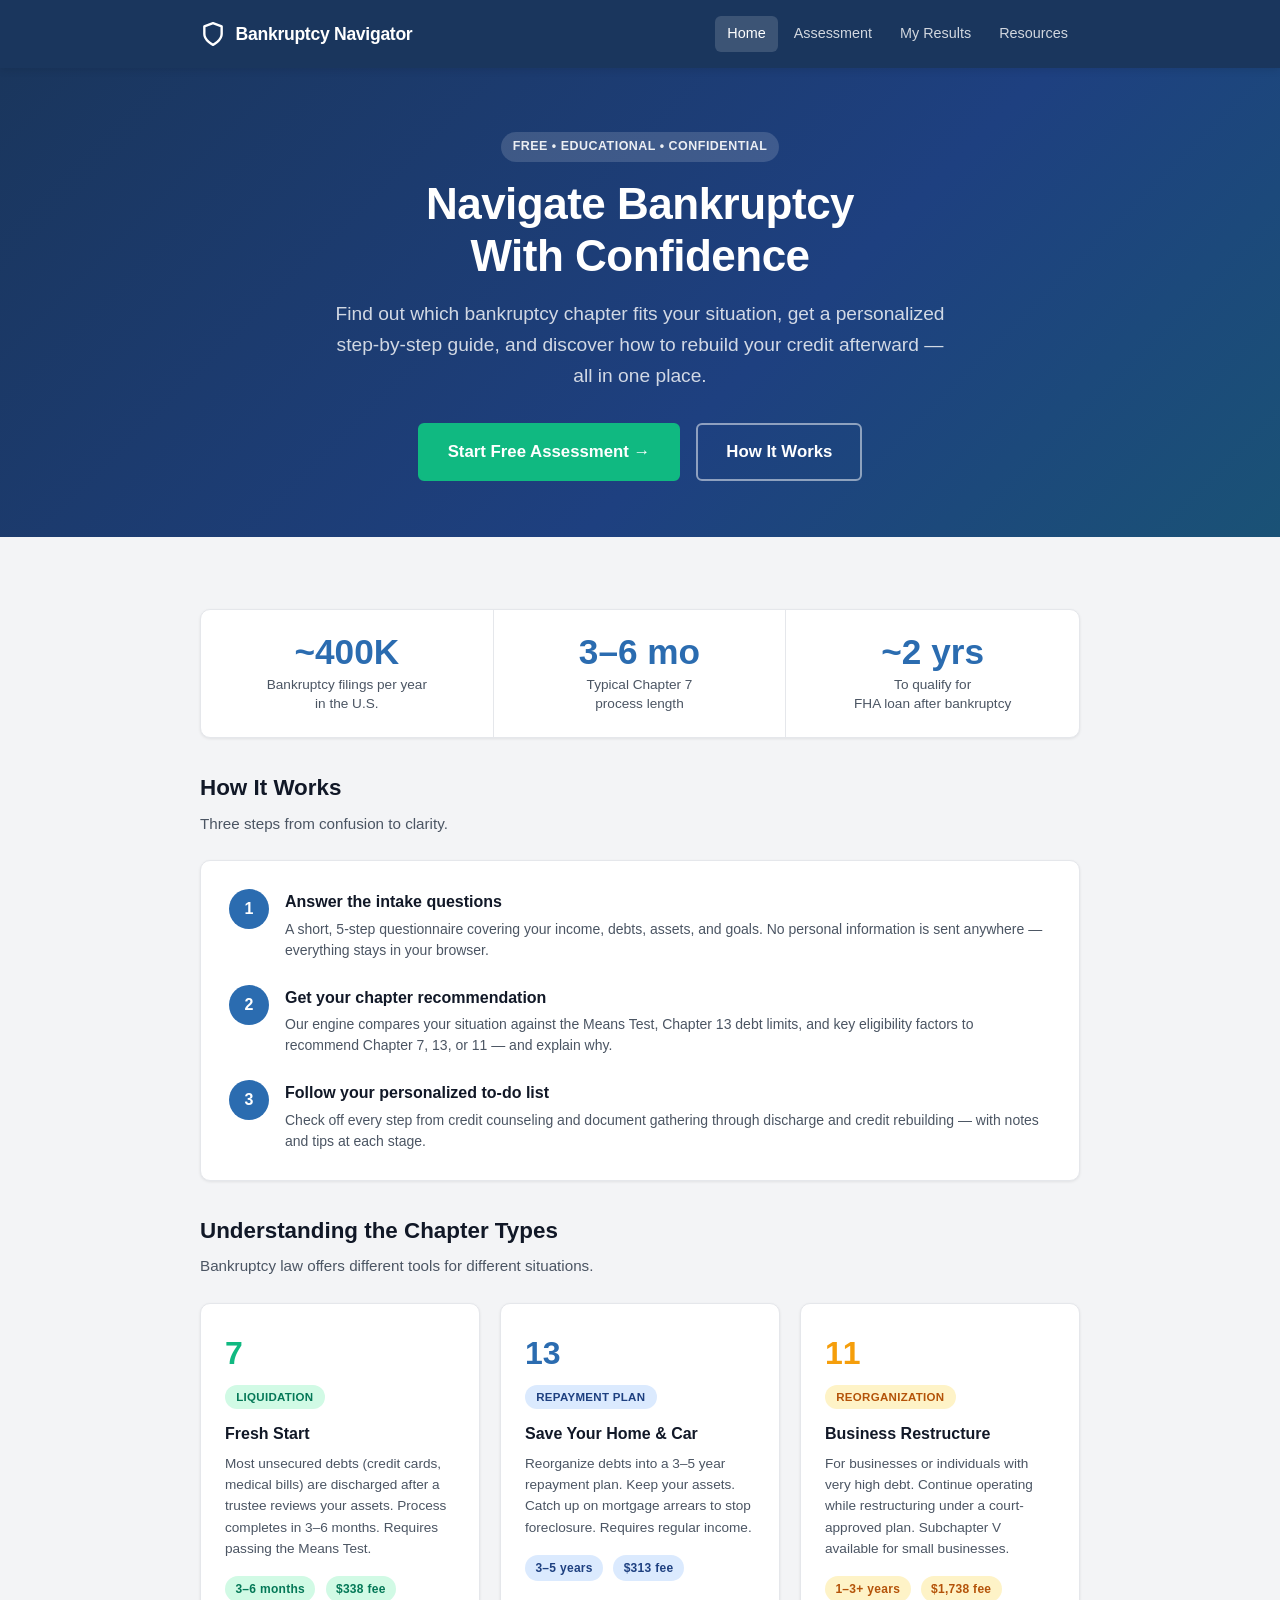
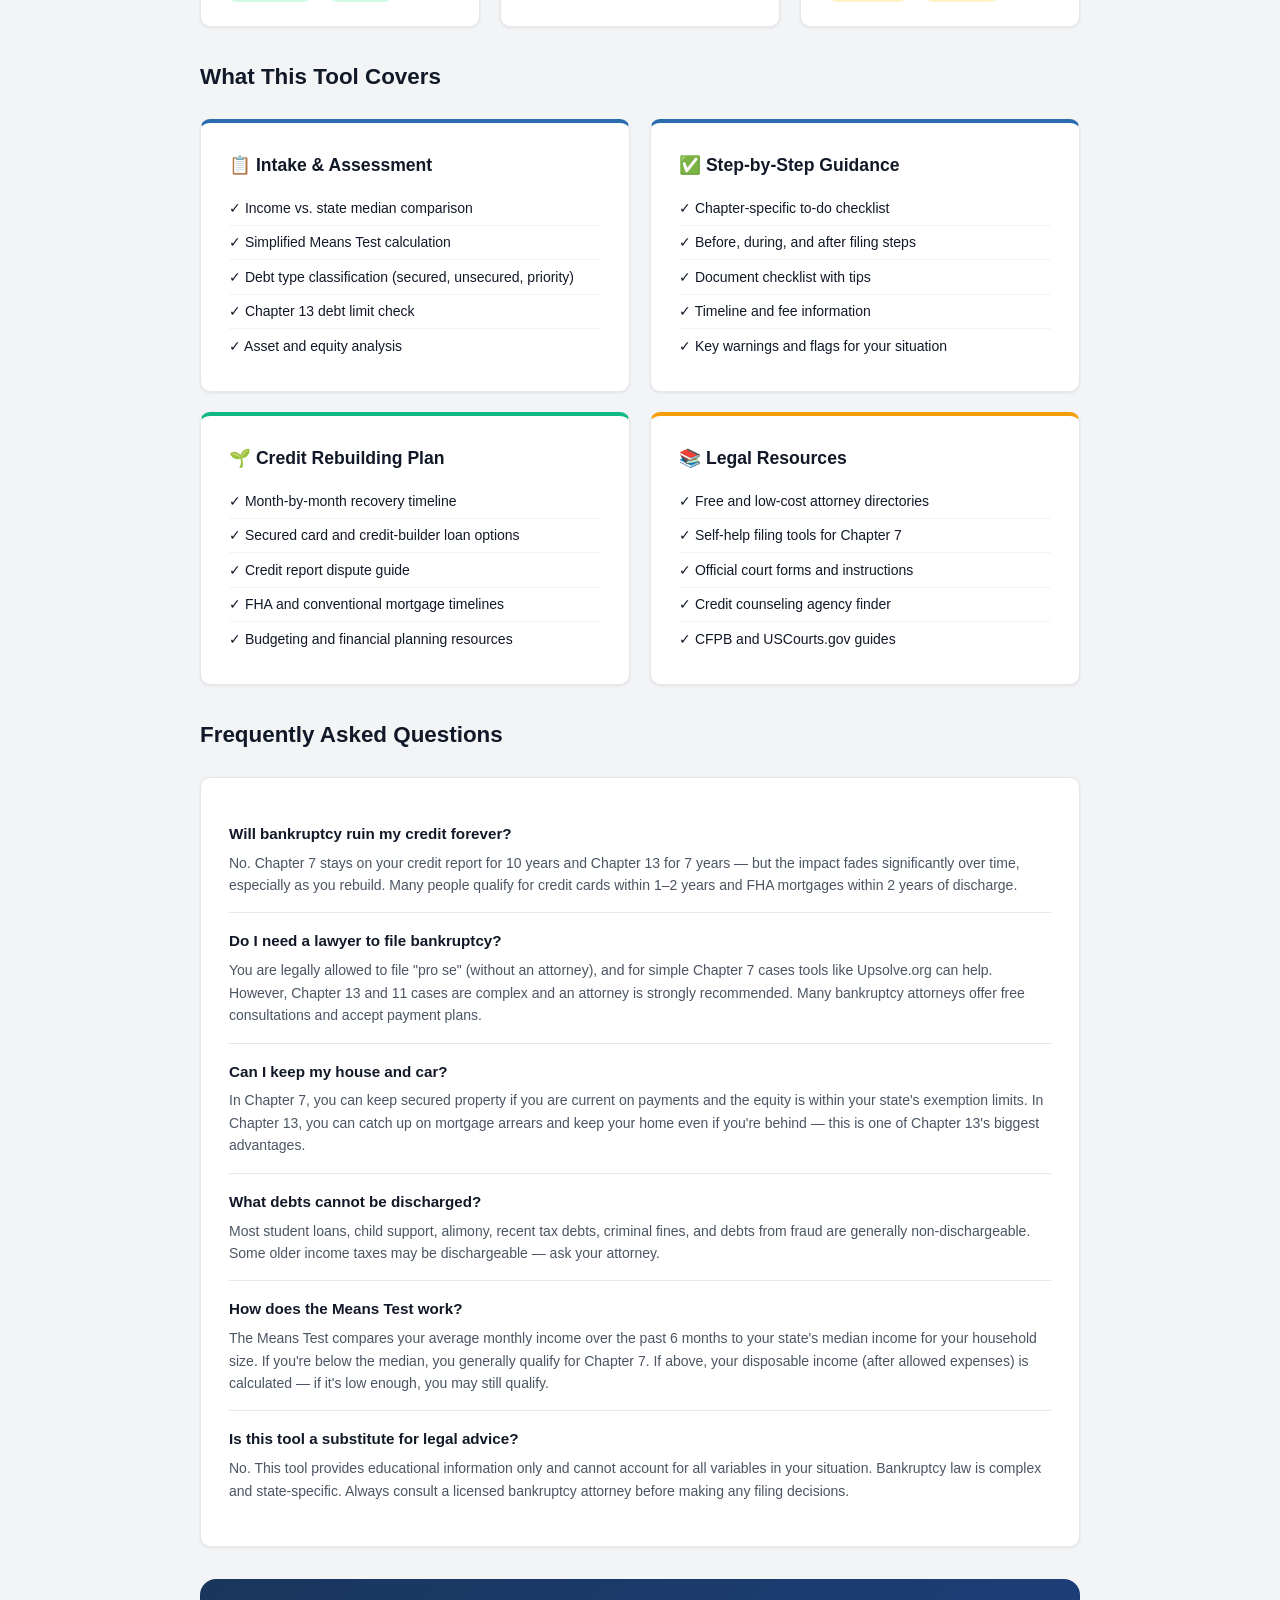
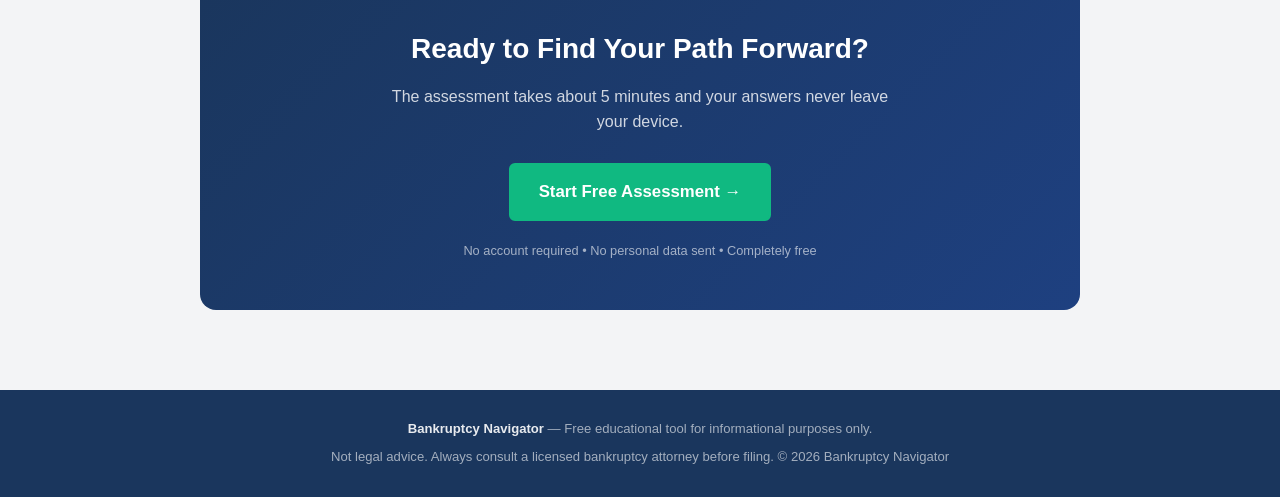
<file: docs/index.html>
<!DOCTYPE html>
<html lang="en">
<head>
  <meta charset="UTF-8" />
  <meta name="viewport" content="width=device-width, initial-scale=1.0" />
  <title>Bankruptcy Navigator – Free Guidance &amp; Chapter Finder</title>
  <meta name="description" content="Free tool to help you understand bankruptcy, find the right chapter for your situation, and navigate every step of the process." />
  <link rel="stylesheet" href="css/styles.css" />
  <style>
    /* ── Landing-specific styles ── */
    .how-step {
      display: flex;
      gap: 1rem;
      align-items: flex-start;
    }
    .how-step-num {
      width: 2.5rem;
      height: 2.5rem;
      border-radius: 50%;
      background: var(--blue-700);
      color: #fff;
      font-weight: 800;
      font-size: 1rem;
      display: flex;
      align-items: center;
      justify-content: center;
      flex-shrink: 0;
    }
    .how-step-body h3 { font-size: 1rem; font-weight: 700; margin-bottom: .25rem; }
    .how-step-body p  { font-size: .875rem; color: var(--gray-600); line-height: 1.5; }

    .chapter-card {
      border-radius: var(--radius);
      padding: 1.5rem;
      background: #fff;
      border: 1px solid var(--gray-200);
      box-shadow: var(--shadow-sm);
      transition: box-shadow .2s, transform .2s;
    }
    .chapter-card:hover { box-shadow: var(--shadow-md); transform: translateY(-2px); }
    .chapter-card .chapter-num {
      font-size: 2rem;
      font-weight: 900;
      margin-bottom: 0.25rem;
    }
    .chapter-card h3 { font-size: 1rem; font-weight: 700; margin-bottom: .4rem; }
    .chapter-card p  { font-size: .85rem; color: var(--gray-600); line-height: 1.55; }
    .chapter-card .chapter-pill {
      display: inline-block;
      padding: .2rem .7rem;
      border-radius: 99px;
      font-size: .72rem;
      font-weight: 700;
      text-transform: uppercase;
      letter-spacing: .3px;
      margin-bottom: .75rem;
    }

    .stat-box {
      text-align: center;
      padding: 1.5rem 1rem;
    }
    .stat-num {
      font-size: 2.2rem;
      font-weight: 900;
      color: var(--blue-700);
      line-height: 1;
      margin-bottom: .35rem;
    }
    .stat-label {
      font-size: .85rem;
      color: var(--gray-600);
      line-height: 1.4;
    }

    .faq-item {
      border-bottom: 1px solid var(--gray-200);
      padding: 1rem 0;
    }
    .faq-item:last-child { border-bottom: none; }
    .faq-q {
      font-weight: 700;
      font-size: .95rem;
      color: var(--gray-900);
      margin-bottom: .35rem;
    }
    .faq-a {
      font-size: .875rem;
      color: var(--gray-600);
      line-height: 1.6;
    }

    .cta-section {
      background: linear-gradient(135deg, var(--blue-900), #1e4080);
      border-radius: var(--radius-lg);
      padding: 3rem 2rem;
      text-align: center;
      color: #fff;
    }
    .cta-section h2 { font-size: 1.75rem; font-weight: 800; margin-bottom: .75rem; }
    .cta-section p  { color: rgba(255,255,255,.8); margin-bottom: 1.75rem; max-width: 500px; margin-left: auto; margin-right: auto; }
  </style>
</head>
<body>

<!-- ── Header ─────────────────────────────────────────────── -->
<header class="site-header">
  <div class="container">
    <a href="index.html" class="site-logo">
      <svg width="26" height="26" viewBox="0 0 24 24" fill="none" stroke="currentColor" stroke-width="2.2" stroke-linecap="round" stroke-linejoin="round"><path d="M12 22s8-4 8-10V5l-8-3-8 3v7c0 6 8 10 8 10z"/></svg>
      Bankruptcy Navigator
    </a>
    <nav class="site-nav" aria-label="Main navigation">
      <a href="index.html" class="active">Home</a>
      <a href="assessment.html">Assessment</a>
      <a href="results.html">My Results</a>
      <a href="resources.html">Resources</a>
    </nav>
  </div>
</header>

<!-- ── Hero ───────────────────────────────────────────────── -->
<section class="hero">
  <div class="container">
    <div class="hero-badge">Free &bull; Educational &bull; Confidential</div>
    <h1>Navigate Bankruptcy<br>With Confidence</h1>
    <p>
      Find out which bankruptcy chapter fits your situation, get a personalized
      step-by-step guide, and discover how to rebuild your credit afterward —
      all in one place.
    </p>
    <div class="hero-cta">
      <a href="assessment.html" class="btn btn-success btn-lg">
        Start Free Assessment →
      </a>
      <a href="#how-it-works" class="btn btn-outline btn-lg" style="color:#fff;border-color:rgba(255,255,255,.5)">
        How It Works
      </a>
    </div>
  </div>
</section>

<main>
<div class="container">

  <!-- ── Stats bar ──────────────────────────────────────────── -->
  <div class="card mt-4" style="padding:0">
    <div class="grid-3" style="gap:0">
      <div class="stat-box" style="border-right:1px solid var(--gray-200)">
        <div class="stat-num">~400K</div>
        <div class="stat-label">Bankruptcy filings per year<br>in the U.S.</div>
      </div>
      <div class="stat-box" style="border-right:1px solid var(--gray-200)">
        <div class="stat-num">3–6 mo</div>
        <div class="stat-label">Typical Chapter 7<br>process length</div>
      </div>
      <div class="stat-box">
        <div class="stat-num">~2 yrs</div>
        <div class="stat-label">To qualify for<br>FHA loan after bankruptcy</div>
      </div>
    </div>
  </div>

  <!-- ── How it works ───────────────────────────────────────── -->
  <div class="section-header mt-4" id="how-it-works">
    <h2>How It Works</h2>
    <p>Three steps from confusion to clarity.</p>
  </div>

  <div class="card">
    <div style="display:flex;flex-direction:column;gap:1.5rem">
      <div class="how-step">
        <div class="how-step-num">1</div>
        <div class="how-step-body">
          <h3>Answer the intake questions</h3>
          <p>A short, 5-step questionnaire covering your income, debts, assets, and goals.
             No personal information is sent anywhere — everything stays in your browser.</p>
        </div>
      </div>
      <div class="how-step">
        <div class="how-step-num">2</div>
        <div class="how-step-body">
          <h3>Get your chapter recommendation</h3>
          <p>Our engine compares your situation against the Means Test, Chapter 13 debt limits, and key
             eligibility factors to recommend Chapter 7, 13, or 11 — and explain why.</p>
        </div>
      </div>
      <div class="how-step">
        <div class="how-step-num">3</div>
        <div class="how-step-body">
          <h3>Follow your personalized to-do list</h3>
          <p>Check off every step from credit counseling and document gathering through discharge
             and credit rebuilding — with notes and tips at each stage.</p>
        </div>
      </div>
    </div>
  </div>

  <!-- ── Chapter overview ───────────────────────────────────── -->
  <div class="section-header mt-4">
    <h2>Understanding the Chapter Types</h2>
    <p>Bankruptcy law offers different tools for different situations.</p>
  </div>

  <div class="grid-3">
    <div class="chapter-card">
      <div class="chapter-num" style="color:var(--green-500)">7</div>
      <span class="chapter-pill" style="background:var(--green-100);color:var(--green-700)">Liquidation</span>
      <h3>Fresh Start</h3>
      <p>Most unsecured debts (credit cards, medical bills) are discharged after a trustee reviews your assets.
         Process completes in 3–6 months. Requires passing the Means Test.</p>
      <div class="mt-2">
        <span class="badge badge-green">3–6 months</span>
        <span class="badge badge-green" style="margin-left:.35rem">$338 fee</span>
      </div>
    </div>

    <div class="chapter-card">
      <div class="chapter-num" style="color:var(--blue-700)">13</div>
      <span class="chapter-pill" style="background:var(--blue-100);color:var(--blue-800)">Repayment Plan</span>
      <h3>Save Your Home &amp; Car</h3>
      <p>Reorganize debts into a 3–5 year repayment plan. Keep your assets. Catch up on mortgage
         arrears to stop foreclosure. Requires regular income.</p>
      <div class="mt-2">
        <span class="badge badge-blue">3–5 years</span>
        <span class="badge badge-blue" style="margin-left:.35rem">$313 fee</span>
      </div>
    </div>

    <div class="chapter-card">
      <div class="chapter-num" style="color:var(--amber-500)">11</div>
      <span class="chapter-pill" style="background:var(--amber-100);color:var(--amber-700)">Reorganization</span>
      <h3>Business Restructure</h3>
      <p>For businesses or individuals with very high debt. Continue operating while restructuring
         under a court-approved plan. Subchapter V available for small businesses.</p>
      <div class="mt-2">
        <span class="badge badge-amber">1–3+ years</span>
        <span class="badge badge-amber" style="margin-left:.35rem">$1,738 fee</span>
      </div>
    </div>
  </div>

  <!-- ── What's covered ─────────────────────────────────────── -->
  <div class="section-header mt-4">
    <h2>What This Tool Covers</h2>
  </div>

  <div class="grid-2">
    <div class="card card--accent">
      <div class="card-title">📋 Intake &amp; Assessment</div>
      <ul style="list-style:none;margin-top:.75rem">
        <li style="padding:.35rem 0;font-size:.875rem;border-bottom:1px solid var(--gray-100)">✓ Income vs. state median comparison</li>
        <li style="padding:.35rem 0;font-size:.875rem;border-bottom:1px solid var(--gray-100)">✓ Simplified Means Test calculation</li>
        <li style="padding:.35rem 0;font-size:.875rem;border-bottom:1px solid var(--gray-100)">✓ Debt type classification (secured, unsecured, priority)</li>
        <li style="padding:.35rem 0;font-size:.875rem;border-bottom:1px solid var(--gray-100)">✓ Chapter 13 debt limit check</li>
        <li style="padding:.35rem 0;font-size:.875rem">✓ Asset and equity analysis</li>
      </ul>
    </div>

    <div class="card card--accent">
      <div class="card-title">✅ Step-by-Step Guidance</div>
      <ul style="list-style:none;margin-top:.75rem">
        <li style="padding:.35rem 0;font-size:.875rem;border-bottom:1px solid var(--gray-100)">✓ Chapter-specific to-do checklist</li>
        <li style="padding:.35rem 0;font-size:.875rem;border-bottom:1px solid var(--gray-100)">✓ Before, during, and after filing steps</li>
        <li style="padding:.35rem 0;font-size:.875rem;border-bottom:1px solid var(--gray-100)">✓ Document checklist with tips</li>
        <li style="padding:.35rem 0;font-size:.875rem;border-bottom:1px solid var(--gray-100)">✓ Timeline and fee information</li>
        <li style="padding:.35rem 0;font-size:.875rem">✓ Key warnings and flags for your situation</li>
      </ul>
    </div>

    <div class="card card--green">
      <div class="card-title">🌱 Credit Rebuilding Plan</div>
      <ul style="list-style:none;margin-top:.75rem">
        <li style="padding:.35rem 0;font-size:.875rem;border-bottom:1px solid var(--gray-100)">✓ Month-by-month recovery timeline</li>
        <li style="padding:.35rem 0;font-size:.875rem;border-bottom:1px solid var(--gray-100)">✓ Secured card and credit-builder loan options</li>
        <li style="padding:.35rem 0;font-size:.875rem;border-bottom:1px solid var(--gray-100)">✓ Credit report dispute guide</li>
        <li style="padding:.35rem 0;font-size:.875rem;border-bottom:1px solid var(--gray-100)">✓ FHA and conventional mortgage timelines</li>
        <li style="padding:.35rem 0;font-size:.875rem">✓ Budgeting and financial planning resources</li>
      </ul>
    </div>

    <div class="card card--amber">
      <div class="card-title">📚 Legal Resources</div>
      <ul style="list-style:none;margin-top:.75rem">
        <li style="padding:.35rem 0;font-size:.875rem;border-bottom:1px solid var(--gray-100)">✓ Free and low-cost attorney directories</li>
        <li style="padding:.35rem 0;font-size:.875rem;border-bottom:1px solid var(--gray-100)">✓ Self-help filing tools for Chapter 7</li>
        <li style="padding:.35rem 0;font-size:.875rem;border-bottom:1px solid var(--gray-100)">✓ Official court forms and instructions</li>
        <li style="padding:.35rem 0;font-size:.875rem;border-bottom:1px solid var(--gray-100)">✓ Credit counseling agency finder</li>
        <li style="padding:.35rem 0;font-size:.875rem">✓ CFPB and USCourts.gov guides</li>
      </ul>
    </div>
  </div>

  <!-- ── FAQ ────────────────────────────────────────────────── -->
  <div class="section-header mt-4">
    <h2>Frequently Asked Questions</h2>
  </div>

  <div class="card">
    <div class="faq-item">
      <div class="faq-q">Will bankruptcy ruin my credit forever?</div>
      <div class="faq-a">No. Chapter 7 stays on your credit report for 10 years and Chapter 13 for 7 years — but the impact
        fades significantly over time, especially as you rebuild. Many people qualify for credit cards within 1–2 years
        and FHA mortgages within 2 years of discharge.</div>
    </div>
    <div class="faq-item">
      <div class="faq-q">Do I need a lawyer to file bankruptcy?</div>
      <div class="faq-a">You are legally allowed to file "pro se" (without an attorney), and for simple Chapter 7 cases
        tools like Upsolve.org can help. However, Chapter 13 and 11 cases are complex and an attorney is strongly recommended.
        Many bankruptcy attorneys offer free consultations and accept payment plans.</div>
    </div>
    <div class="faq-item">
      <div class="faq-q">Can I keep my house and car?</div>
      <div class="faq-a">In Chapter 7, you can keep secured property if you are current on payments and the equity is
        within your state's exemption limits. In Chapter 13, you can catch up on mortgage arrears and keep your home
        even if you're behind — this is one of Chapter 13's biggest advantages.</div>
    </div>
    <div class="faq-item">
      <div class="faq-q">What debts cannot be discharged?</div>
      <div class="faq-a">Most student loans, child support, alimony, recent tax debts, criminal fines, and debts
        from fraud are generally non-dischargeable. Some older income taxes may be dischargeable — ask your attorney.</div>
    </div>
    <div class="faq-item">
      <div class="faq-q">How does the Means Test work?</div>
      <div class="faq-a">The Means Test compares your average monthly income over the past 6 months to your state's
        median income for your household size. If you're below the median, you generally qualify for Chapter 7.
        If above, your disposable income (after allowed expenses) is calculated — if it's low enough, you may still qualify.</div>
    </div>
    <div class="faq-item">
      <div class="faq-q">Is this tool a substitute for legal advice?</div>
      <div class="faq-a">No. This tool provides educational information only and cannot account for all variables in your
        situation. Bankruptcy law is complex and state-specific. Always consult a licensed bankruptcy attorney before
        making any filing decisions.</div>
    </div>
  </div>

  <!-- ── CTA ────────────────────────────────────────────────── -->
  <div class="cta-section mt-4 mb-4">
    <h2>Ready to Find Your Path Forward?</h2>
    <p>The assessment takes about 5 minutes and your answers never leave your device.</p>
    <a href="assessment.html" class="btn btn-success btn-lg">
      Start Free Assessment →
    </a>
    <div style="margin-top:1.25rem;font-size:.8rem;color:rgba(255,255,255,.6)">
      No account required &bull; No personal data sent &bull; Completely free
    </div>
  </div>

</div>
</main>

<!-- ── Footer ─────────────────────────────────────────────── -->
<footer class="site-footer">
  <div class="container">
    <p>
      <strong>Bankruptcy Navigator</strong> &mdash; Free educational tool for informational purposes only.
    </p>
    <p style="margin-top:.4rem">
      Not legal advice. Always consult a licensed bankruptcy attorney before filing.
      &copy; 2026 Bankruptcy Navigator
    </p>
  </div>
</footer>

</body>
</html>
</file>
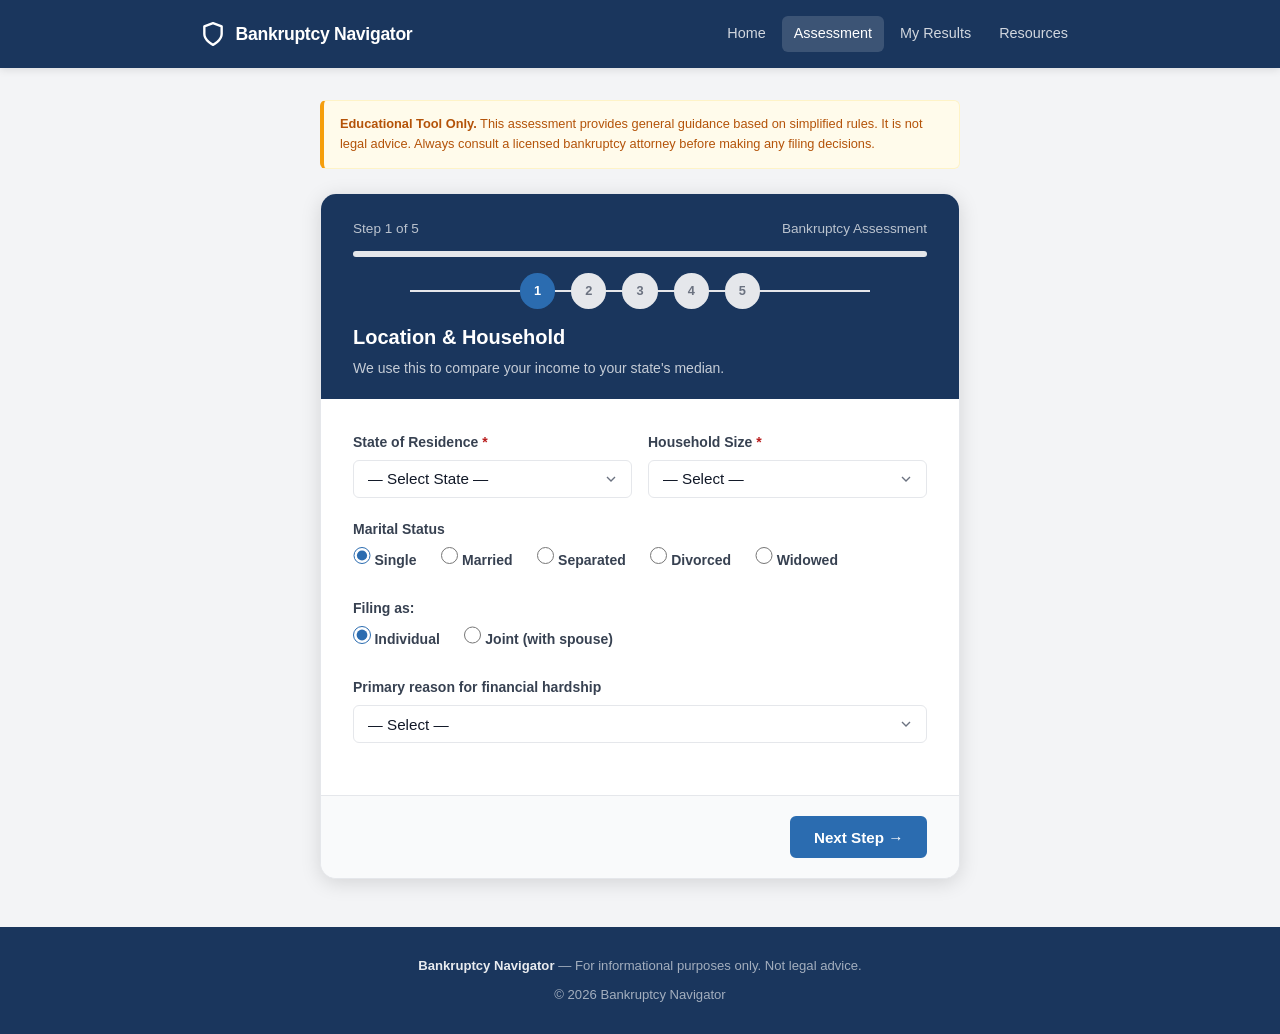
<file: docs/assessment.html>
<!DOCTYPE html>
<html lang="en">
<head>
  <meta charset="UTF-8" />
  <meta name="viewport" content="width=device-width, initial-scale=1.0" />
  <title>Bankruptcy Assessment – Bankruptcy Navigator</title>
  <meta name="description" content="Answer a few questions to find out which bankruptcy chapter fits your situation." />
  <link rel="stylesheet" href="css/styles.css" />
  <style>
    .wizard-card {
      background: #fff;
      border-radius: var(--radius-lg);
      box-shadow: var(--shadow-md);
      border: 1px solid var(--gray-200);
      overflow: hidden;
    }
    .wizard-header {
      background: var(--blue-900);
      color: #fff;
      padding: 1.5rem 2rem 1.25rem;
    }
    .wizard-body {
      padding: 2rem;
    }
    .wizard-footer {
      padding: 1.25rem 2rem;
      background: var(--gray-50);
      border-top: 1px solid var(--gray-200);
      display: flex;
      align-items: center;
      justify-content: space-between;
      gap: 1rem;
    }
    .step-title {
      font-size: 1.25rem;
      font-weight: 700;
      margin-bottom: .25rem;
    }
    .step-desc {
      font-size: .875rem;
      color: rgba(255,255,255,.75);
    }
    .section-label {
      font-size: .72rem;
      font-weight: 700;
      text-transform: uppercase;
      letter-spacing: .5px;
      color: var(--blue-700);
      border-bottom: 2px solid var(--blue-100);
      padding-bottom: .35rem;
      margin-bottom: 1.1rem;
      margin-top: .5rem;
    }

    @media (max-width: 600px) {
      .wizard-body    { padding: 1.25rem; }
      .wizard-footer  { padding: 1rem 1.25rem; flex-wrap: wrap; }
      .wizard-header  { padding: 1.25rem; }
    }
  </style>
</head>
<body>

<!-- ── Header ─────────────────────────────────────────────── -->
<header class="site-header">
  <div class="container">
    <a href="index.html" class="site-logo">
      <svg width="26" height="26" viewBox="0 0 24 24" fill="none" stroke="currentColor" stroke-width="2.2" stroke-linecap="round" stroke-linejoin="round"><path d="M12 22s8-4 8-10V5l-8-3-8 3v7c0 6 8 10 8 10z"/></svg>
      Bankruptcy Navigator
    </a>
    <nav class="site-nav" aria-label="Main navigation">
      <a href="index.html">Home</a>
      <a href="assessment.html" class="active">Assessment</a>
      <a href="results.html">My Results</a>
      <a href="resources.html">Resources</a>
    </nav>
  </div>
</header>

<main style="padding:2rem 0 3rem">
<div class="container" style="max-width:680px">

  <div class="disclaimer mb-3">
    <strong>Educational Tool Only.</strong> This assessment provides general guidance based on simplified rules.
    It is not legal advice. Always consult a licensed bankruptcy attorney before making any filing decisions.
  </div>

  <!-- ── Wizard card ─────────────────────────────────────── -->
  <form id="assessment-form" novalidate>
  <div class="wizard-card">

    <!-- Header with progress -->
    <div class="wizard-header">
      <div style="display:flex;justify-content:space-between;align-items:center;margin-bottom:.75rem">
        <span id="step-counter" style="font-size:.85rem;color:rgba(255,255,255,.7)">Step 1 of 5</span>
        <span style="font-size:.85rem;color:rgba(255,255,255,.7)">Bankruptcy Assessment</span>
      </div>
      <div class="progress-bar-wrap" style="margin-bottom:1rem">
        <div class="progress-bar-fill" id="progress-bar" style="width:0%"></div>
      </div>

      <!-- Step dots -->
      <div class="step-indicator" style="margin-bottom:.75rem">
        <div class="step-dot active" data-step="1" title="Location &amp; Household">1</div>
        <div class="step-dot" data-step="2" title="Income">2</div>
        <div class="step-dot" data-step="3" title="Debts">3</div>
        <div class="step-dot" data-step="4" title="Assets">4</div>
        <div class="step-dot" data-step="5" title="Your Situation">5</div>
      </div>

      <!-- Dynamic step title -->
      <div id="step-1-header">
        <div class="step-title">Location &amp; Household</div>
        <div class="step-desc">We use this to compare your income to your state's median.</div>
      </div>
      <div id="step-2-header" hidden>
        <div class="step-title">Income</div>
        <div class="step-desc">Your income determines Means Test eligibility for Chapter 7.</div>
      </div>
      <div id="step-3-header" hidden>
        <div class="step-title">Your Debts</div>
        <div class="step-desc">Tell us what you owe so we can recommend the right chapter.</div>
      </div>
      <div id="step-4-header" hidden>
        <div class="step-title">Assets &amp; Property</div>
        <div class="step-desc">What you own affects exemptions and trustee liquidation.</div>
      </div>
      <div id="step-5-header" hidden>
        <div class="step-title">Your Situation</div>
        <div class="step-desc">A few final questions to refine your recommendation.</div>
      </div>
    </div><!-- /wizard-header -->

    <!-- ════════════════════════════════════════════════════
         STEP 1 – Location & Household
    ═════════════════════════════════════════════════════ -->
    <div class="wizard-body step-panel" data-step="1">

      <div class="form-grid">
        <div class="form-group">
          <label for="state">State of Residence <span style="color:var(--red-700)">*</span></label>
          <select id="state" name="state" class="form-control" required aria-required="true">
            <option value="">— Select State —</option>
          </select>
        </div>
        <div class="form-group">
          <label for="householdSize">Household Size <span style="color:var(--red-700)">*</span></label>
          <select id="householdSize" name="householdSize" class="form-control" required>
            <option value="">— Select —</option>
            <option value="1">1 (just me)</option>
            <option value="2">2 people</option>
            <option value="3">3 people</option>
            <option value="4">4 people</option>
            <option value="5">5 people</option>
            <option value="6">6 people</option>
            <option value="7">7 people</option>
            <option value="8">8+ people</option>
          </select>
        </div>
      </div>

      <div class="form-group">
        <label>Marital Status</label>
        <div class="radio-group" style="flex-direction:row;flex-wrap:wrap;gap:.5rem 1.5rem">
          <label class="radio-option"><input type="radio" name="maritalStatus" value="single" checked> Single</label>
          <label class="radio-option"><input type="radio" name="maritalStatus" value="married"> Married</label>
          <label class="radio-option"><input type="radio" name="maritalStatus" value="separated"> Separated</label>
          <label class="radio-option"><input type="radio" name="maritalStatus" value="divorced"> Divorced</label>
          <label class="radio-option"><input type="radio" name="maritalStatus" value="widowed"> Widowed</label>
        </div>
      </div>

      <div class="form-group">
        <label>Filing as:</label>
        <div class="radio-group" style="flex-direction:row;gap:1.5rem">
          <label class="radio-option"><input type="radio" name="filingType" value="individual" checked> Individual</label>
          <label class="radio-option"><input type="radio" name="filingType" value="joint"> Joint (with spouse)</label>
        </div>
      </div>

      <div class="form-group">
        <label>Primary reason for financial hardship</label>
        <select id="hardshipReason" class="form-control">
          <option value="">— Select —</option>
          <option value="job-loss">Job loss / Reduced income</option>
          <option value="medical">Medical bills / Illness</option>
          <option value="divorce">Divorce / Separation</option>
          <option value="business">Business failure</option>
          <option value="overspending">Overspending / Credit card debt</option>
          <option value="other">Other</option>
        </select>
      </div>

    </div><!-- /step 1 -->

    <!-- ════════════════════════════════════════════════════
         STEP 2 – Income
    ═════════════════════════════════════════════════════ -->
    <div class="wizard-body step-panel" data-step="2" hidden>

      <div class="alert alert-info mb-3">
        <strong>Why we ask:</strong> The Means Test compares your average monthly gross income
        over the past 6 months to your state's median to determine Chapter 7 eligibility.
      </div>

      <div class="section-label">Monthly Household Income</div>

      <div class="form-grid">
        <div class="form-group">
          <label for="monthlyGrossIncome">Monthly Gross Income <span style="color:var(--red-700)">*</span></label>
          <div class="input-prefix">
            <span>$</span>
            <input type="number" id="monthlyGrossIncome" class="form-control"
                   placeholder="0" min="0" step="1" required data-currency>
          </div>
          <span class="form-hint">Before taxes and deductions. Include all household members.</span>
        </div>
        <div class="form-group">
          <label for="monthlyExpenses">Monthly Living Expenses</label>
          <div class="input-prefix">
            <span>$</span>
            <input type="number" id="monthlyExpenses" class="form-control"
                   placeholder="0" min="0" step="1" data-currency>
          </div>
          <span class="form-hint">Rent/mortgage, food, utilities, transportation, insurance, etc.</span>
        </div>
      </div>

      <div class="form-group">
        <label>Primary income source</label>
        <div class="radio-group" style="flex-direction:row;flex-wrap:wrap;gap:.5rem 1.5rem">
          <label class="radio-option"><input type="radio" name="incomeSource" value="employment" checked> Employment (W-2)</label>
          <label class="radio-option"><input type="radio" name="incomeSource" value="self-employment"> Self-employed / 1099</label>
          <label class="radio-option"><input type="radio" name="incomeSource" value="social-security"> Social Security / Disability</label>
          <label class="radio-option"><input type="radio" name="incomeSource" value="other"> Other / Mixed</label>
          <label class="radio-option"><input type="radio" name="incomeSource" value="none"> No income</label>
        </div>
      </div>

      <div class="form-group">
        <label>Is your income regular and consistent?</label>
        <div class="radio-group" style="flex-direction:row;gap:1.5rem">
          <label class="radio-option"><input type="radio" name="hasRegularIncome" value="yes" checked> Yes – I have predictable income each month</label>
          <label class="radio-option"><input type="radio" name="hasRegularIncome" value="no"> No – my income is irregular or uncertain</label>
        </div>
      </div>

      <div class="form-group">
        <label>What is your primary goal with bankruptcy?</label>
        <select id="primaryGoal" class="form-control">
          <option value="eliminate-debt">Eliminate as much debt as possible quickly</option>
          <option value="save-home">Save my home from foreclosure</option>
          <option value="save-car">Keep my car</option>
          <option value="restructure">Restructure / manage debt over time</option>
          <option value="business">Restructure my business</option>
        </select>
      </div>

    </div><!-- /step 2 -->

    <!-- ════════════════════════════════════════════════════
         STEP 3 – Debts
    ═════════════════════════════════════════════════════ -->
    <div class="wizard-body step-panel" data-step="3" hidden>

      <div class="section-label">Unsecured Debts</div>

      <div class="form-grid">
        <div class="form-group">
          <label for="creditCardDebt">Credit Cards &amp; Personal Loans</label>
          <div class="input-prefix">
            <span>$</span>
            <input type="number" id="creditCardDebt" class="form-control" placeholder="0" min="0" step="1" data-currency>
          </div>
        </div>
        <div class="form-group">
          <label for="medicalDebt">Medical Bills</label>
          <div class="input-prefix">
            <span>$</span>
            <input type="number" id="medicalDebt" class="form-control" placeholder="0" min="0" step="1" data-currency>
          </div>
        </div>
        <div class="form-group">
          <label for="taxDebt">Tax Debt (IRS / State)</label>
          <div class="input-prefix">
            <span>$</span>
            <input type="number" id="taxDebt" class="form-control" placeholder="0" min="0" step="1" data-currency>
          </div>
          <span class="form-hint">Most recent tax debts are non-dischargeable.</span>
        </div>
        <div class="form-group">
          <label for="studentLoanDebt">Student Loans</label>
          <div class="input-prefix">
            <span>$</span>
            <input type="number" id="studentLoanDebt" class="form-control" placeholder="0" min="0" step="1" data-currency>
          </div>
          <span class="form-hint">Generally not dischargeable in bankruptcy.</span>
        </div>
      </div>

      <div class="section-label">Secured Debts</div>

      <div class="form-grid">
        <div class="form-group">
          <label for="mortgageBalance">Mortgage Balance</label>
          <div class="input-prefix">
            <span>$</span>
            <input type="number" id="mortgageBalance" class="form-control" placeholder="0" min="0" step="1" data-currency>
          </div>
        </div>
        <div class="form-group">
          <label for="carLoanBalance">Car Loan(s) Balance</label>
          <div class="input-prefix">
            <span>$</span>
            <input type="number" id="carLoanBalance" class="form-control" placeholder="0" min="0" step="1" data-currency>
          </div>
        </div>
        <div class="form-group">
          <label for="businessDebt">Business Debt</label>
          <div class="input-prefix">
            <span>$</span>
            <input type="number" id="businessDebt" class="form-control" placeholder="0" min="0" step="1" data-currency>
          </div>
        </div>
      </div>

      <div class="section-label">Current Status</div>

      <div class="form-group">
        <div class="checkbox-group" style="flex-direction:column;gap:.65rem">
          <label class="checkbox-option">
            <input type="checkbox" name="behindOnMortgage" id="behindOnMortgage">
            I am behind on my mortgage payments
          </label>
          <label class="checkbox-option">
            <input type="checkbox" name="facingForeclosure" id="facingForeclosure">
            I am facing foreclosure (or received a foreclosure notice)
          </label>
          <label class="checkbox-option">
            <input type="checkbox" name="behindOnCar" id="behindOnCar">
            I am behind on car payments (or facing repossession)
          </label>
          <label class="checkbox-option">
            <input type="checkbox" name="hasLawsuits" id="hasLawsuits">
            I have active lawsuits or judgments against me
          </label>
          <label class="checkbox-option">
            <input type="checkbox" name="hasGarnishment" id="hasGarnishment">
            My wages are currently being garnished
          </label>
        </div>
      </div>

    </div><!-- /step 3 -->

    <!-- ════════════════════════════════════════════════════
         STEP 4 – Assets
    ═════════════════════════════════════════════════════ -->
    <div class="wizard-body step-panel" data-step="4" hidden>

      <div class="alert alert-info mb-3">
        <strong>Why we ask:</strong> Your assets determine what a trustee might liquidate in Chapter 7
        and what you'll need to protect via state exemptions.
      </div>

      <div class="section-label">Property Values</div>

      <div class="form-grid">
        <div class="form-group">
          <label for="homeValue">Home Value (estimated)</label>
          <div class="input-prefix">
            <span>$</span>
            <input type="number" id="homeValue" class="form-control" placeholder="0" min="0" step="1" data-currency>
          </div>
        </div>
        <div class="form-group">
          <label for="homeEquity">Home Equity</label>
          <div class="input-prefix">
            <span>$</span>
            <input type="number" id="homeEquity" class="form-control" placeholder="0" min="0" step="1" data-currency>
          </div>
          <span class="form-hint">Home value minus what you owe on the mortgage.</span>
        </div>
        <div class="form-group">
          <label for="vehicleValue">Total Vehicle Value</label>
          <div class="input-prefix">
            <span>$</span>
            <input type="number" id="vehicleValue" class="form-control" placeholder="0" min="0" step="1" data-currency>
          </div>
          <span class="form-hint">Current market value of all vehicles you own.</span>
        </div>
        <div class="form-group">
          <label for="retirementValue">Retirement Accounts (401k, IRA, etc.)</label>
          <div class="input-prefix">
            <span>$</span>
            <input type="number" id="retirementValue" class="form-control" placeholder="0" min="0" step="1" data-currency>
          </div>
          <span class="form-hint">Usually fully protected in bankruptcy.</span>
        </div>
        <div class="form-group">
          <label for="savingsValue">Savings &amp; Bank Accounts</label>
          <div class="input-prefix">
            <span>$</span>
            <input type="number" id="savingsValue" class="form-control" placeholder="0" min="0" step="1" data-currency>
          </div>
        </div>
        <div class="form-group">
          <label for="otherAssetsValue">Other Assets (investments, valuables)</label>
          <div class="input-prefix">
            <span>$</span>
            <input type="number" id="otherAssetsValue" class="form-control" placeholder="0" min="0" step="1" data-currency>
          </div>
        </div>
      </div>

      <div class="form-group">
        <label>Would you be willing to surrender non-exempt assets if it means a faster discharge?</label>
        <div class="radio-group" style="flex-direction:row;gap:1.5rem">
          <label class="radio-option"><input type="radio" name="willingToSurrenderAssets" value="yes"> Yes</label>
          <label class="radio-option"><input type="radio" name="willingToSurrenderAssets" value="no" checked> No – I want to keep my assets</label>
          <label class="radio-option"><input type="radio" name="willingToSurrenderAssets" value="maybe"> Not sure</label>
        </div>
      </div>

    </div><!-- /step 4 -->

    <!-- ════════════════════════════════════════════════════
         STEP 5 – Situation
    ═════════════════════════════════════════════════════ -->
    <div class="wizard-body step-panel" data-step="5" hidden>

      <div class="form-group">
        <label>Are you a business owner?</label>
        <div class="radio-group" style="flex-direction:row;gap:1.5rem">
          <label class="radio-option"><input type="radio" name="isBusinessOwner" value="yes"> Yes – I own a business</label>
          <label class="radio-option"><input type="radio" name="isBusinessOwner" value="no" checked> No</label>
        </div>
      </div>

      <div class="form-group">
        <label>Have you filed for bankruptcy in the last 8 years?</label>
        <div class="radio-group" style="flex-direction:row;gap:1.5rem">
          <label class="radio-option"><input type="radio" name="priorBankruptcy" value="no" checked> No</label>
          <label class="radio-option"><input type="radio" name="priorBankruptcy" value="yes"> Yes</label>
        </div>
      </div>

      <div class="form-group" id="prior-chapter-group" style="display:none">
        <label>Which chapter was your prior filing?</label>
        <div class="radio-group" style="flex-direction:row;gap:1.5rem">
          <label class="radio-option"><input type="radio" name="priorBankruptcyChapter" value="7"> Chapter 7</label>
          <label class="radio-option"><input type="radio" name="priorBankruptcyChapter" value="13"> Chapter 13</label>
          <label class="radio-option"><input type="radio" name="priorBankruptcyChapter" value="11"> Chapter 11</label>
          <label class="radio-option"><input type="radio" name="priorBankruptcyChapter" value="other"> Other / Not sure</label>
        </div>
      </div>

      <div class="form-group">
        <label>Are you current on your income tax filings?</label>
        <div class="radio-group" style="flex-direction:row;gap:1.5rem">
          <label class="radio-option"><input type="radio" name="taxFilingsCurrent" value="yes" checked> Yes</label>
          <label class="radio-option"><input type="radio" name="taxFilingsCurrent" value="no"> No – I have unfiled returns</label>
        </div>
      </div>

      <div class="form-group">
        <label>Do you receive domestic support (child support or alimony)?</label>
        <div class="radio-group" style="flex-direction:row;gap:1.5rem">
          <label class="radio-option"><input type="radio" name="domesticSupport" value="no" checked> No</label>
          <label class="radio-option"><input type="radio" name="domesticSupport" value="pays"> I pay domestic support</label>
          <label class="radio-option"><input type="radio" name="domesticSupport" value="receives"> I receive domestic support</label>
        </div>
      </div>

      <div class="form-group">
        <label>Have you consulted with a bankruptcy attorney yet?</label>
        <div class="radio-group" style="flex-direction:row;flex-wrap:wrap;gap:.5rem 1.5rem">
          <label class="radio-option"><input type="radio" name="hasAttorney" value="no" checked> No – not yet</label>
          <label class="radio-option"><input type="radio" name="hasAttorney" value="consulted"> Had a consultation</label>
          <label class="radio-option"><input type="radio" name="hasAttorney" value="hired"> Yes – hired an attorney</label>
        </div>
      </div>

      <div class="disclaimer mt-3">
        <strong>Important:</strong> By clicking "Get My Recommendation" you acknowledge that this tool
        provides educational information only and is not legal advice. Results are based on the information
        you provided and general rules — your actual eligibility depends on many factors.
        Consult a licensed bankruptcy attorney for guidance specific to your situation.
      </div>

    </div><!-- /step 5 -->

    <!-- ── Wizard footer (nav buttons) ─────────────────────── -->
    <div class="wizard-footer">
      <button type="button" class="btn btn-ghost btn-back" id="btn-back-1" style="visibility:hidden">
        ← Back
      </button>
      <div style="flex:1"></div>
      <!-- Steps 1–4: Next button -->
      <button type="button" class="btn btn-primary btn-next">Next Step →</button>
    </div>

  </div><!-- /wizard-card -->
  </form>

</div>
</main>

<!-- ── Footer ─────────────────────────────────────────────── -->
<footer class="site-footer">
  <div class="container">
    <p><strong>Bankruptcy Navigator</strong> — For informational purposes only. Not legal advice.</p>
    <p style="margin-top:.4rem">&copy; 2026 Bankruptcy Navigator</p>
  </div>
</footer>

<script src="js/data.js"></script>
<script src="js/engine.js"></script>
<script>
  // ── Step header sync ──────────────────────────────────────
  const origUpdateStep = typeof updateStep === 'function' ? updateStep : null;

  // Show/hide prior chapter group
  document.querySelectorAll('input[name="priorBankruptcy"]').forEach(r => {
    r.addEventListener('change', () => {
      const show = document.querySelector('input[name="priorBankruptcy"]:checked').value === 'yes';
      document.getElementById('prior-chapter-group').style.display = show ? 'block' : 'none';
    });
  });

  // Patch updateStep to sync header visibility
  function syncStepHeader(step) {
    for (let i = 1; i <= 5; i++) {
      const h = document.getElementById(`step-${i}-header`);
      if (h) h.hidden = i !== step;
    }
    // Back button visibility
    const backBtn = document.querySelector('.btn-back');
    if (backBtn) backBtn.style.visibility = step > 1 ? 'visible' : 'hidden';

    // On step 5, swap Next → Submit
    const nextBtn = document.querySelector('.btn-next');
    const footer  = document.querySelector('.wizard-footer');
    if (step === 5) {
      if (nextBtn) nextBtn.style.display = 'none';
      if (!document.getElementById('btn-submit')) {
        const sub = document.createElement('button');
        sub.type = 'button';
        sub.id   = 'btn-submit';
        sub.className = 'btn btn-success btn-lg';
        sub.textContent = '🎯 Get My Recommendation';
        footer.appendChild(sub);
        sub.addEventListener('click', submitAssessment);
      }
    } else {
      if (nextBtn) nextBtn.style.display = '';
      const sub = document.getElementById('btn-submit');
      if (sub) sub.style.display = 'none';
    }
  }
</script>
<script src="js/assessment.js"></script>
<script>
  // Hook into updateStep to also sync headers
  const _origUpdate = updateStep;
  // Re-wrap
  (function() {
    const original = updateStep;
    window.updateStep = function(step) {
      original(step);
      syncStepHeader(step);
    };
    // Init
    syncStepHeader(1);
  })();
</script>
</body>
</html>
</file>
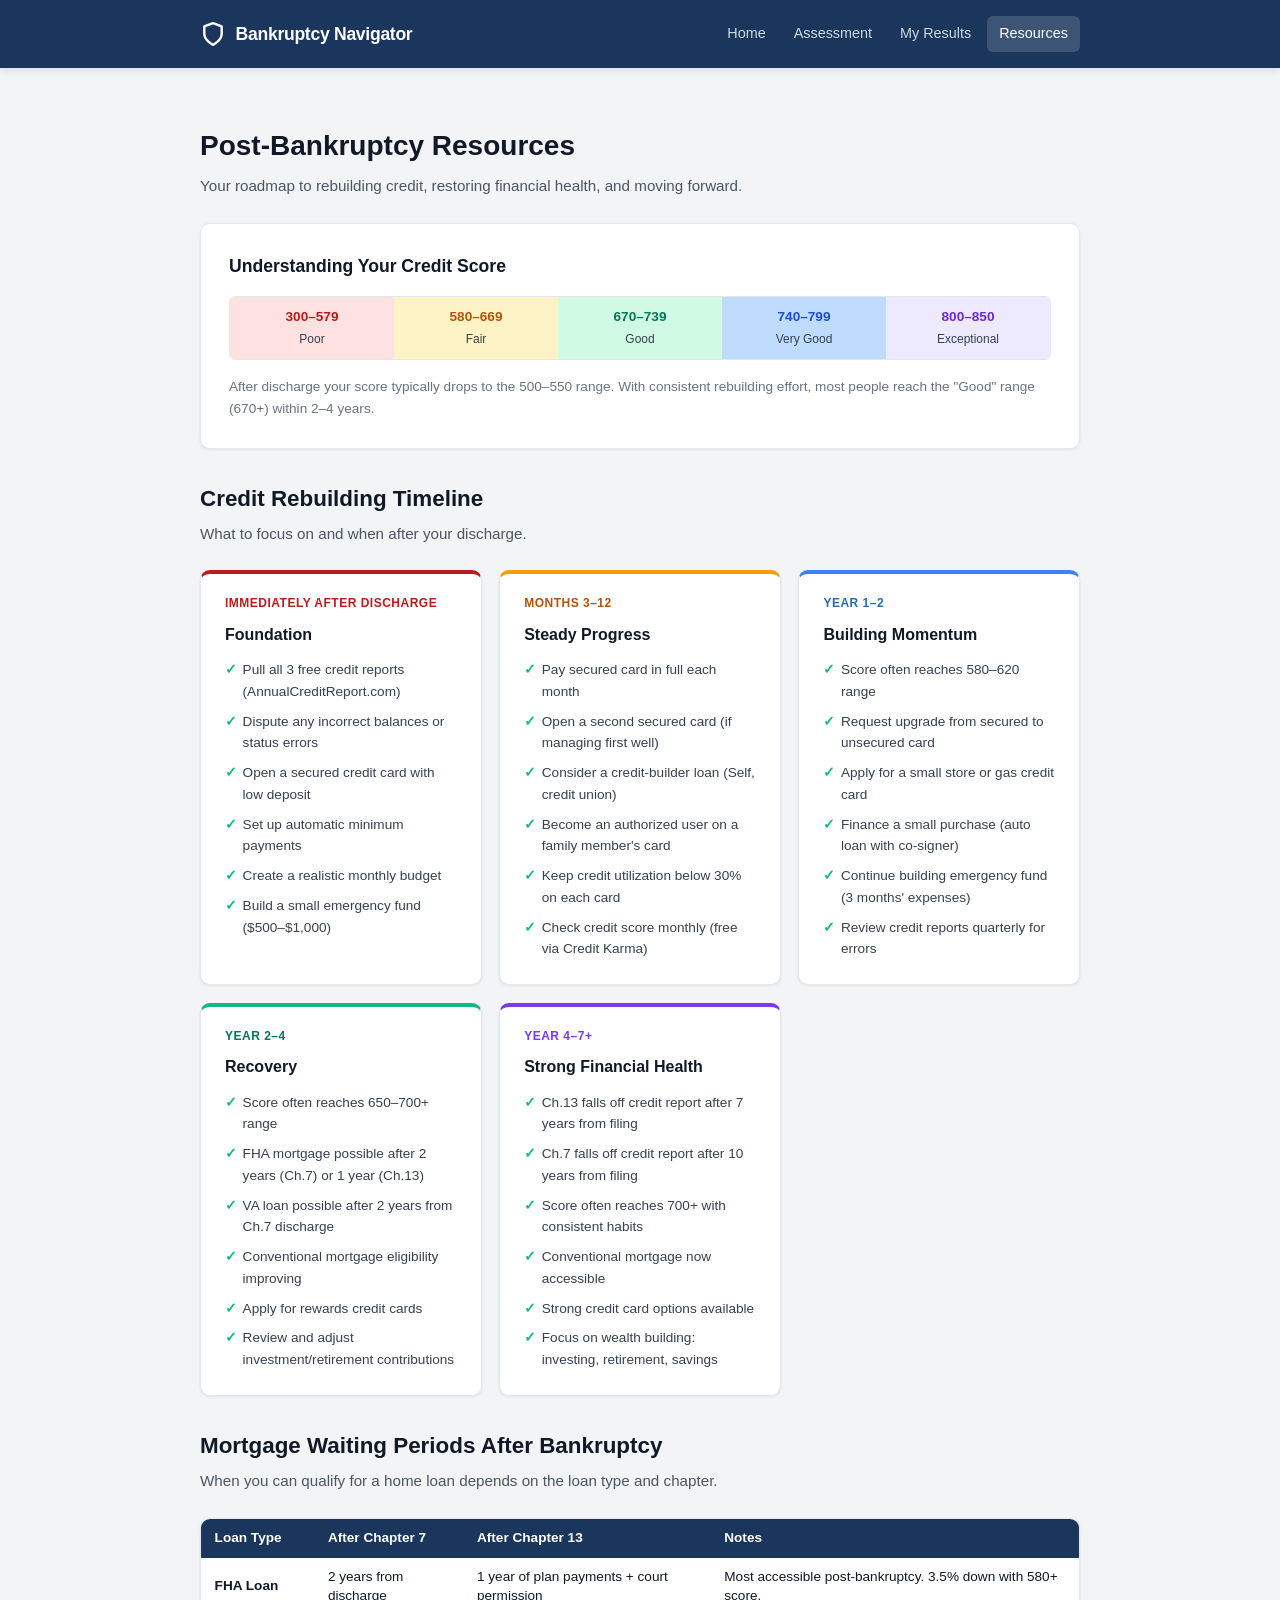
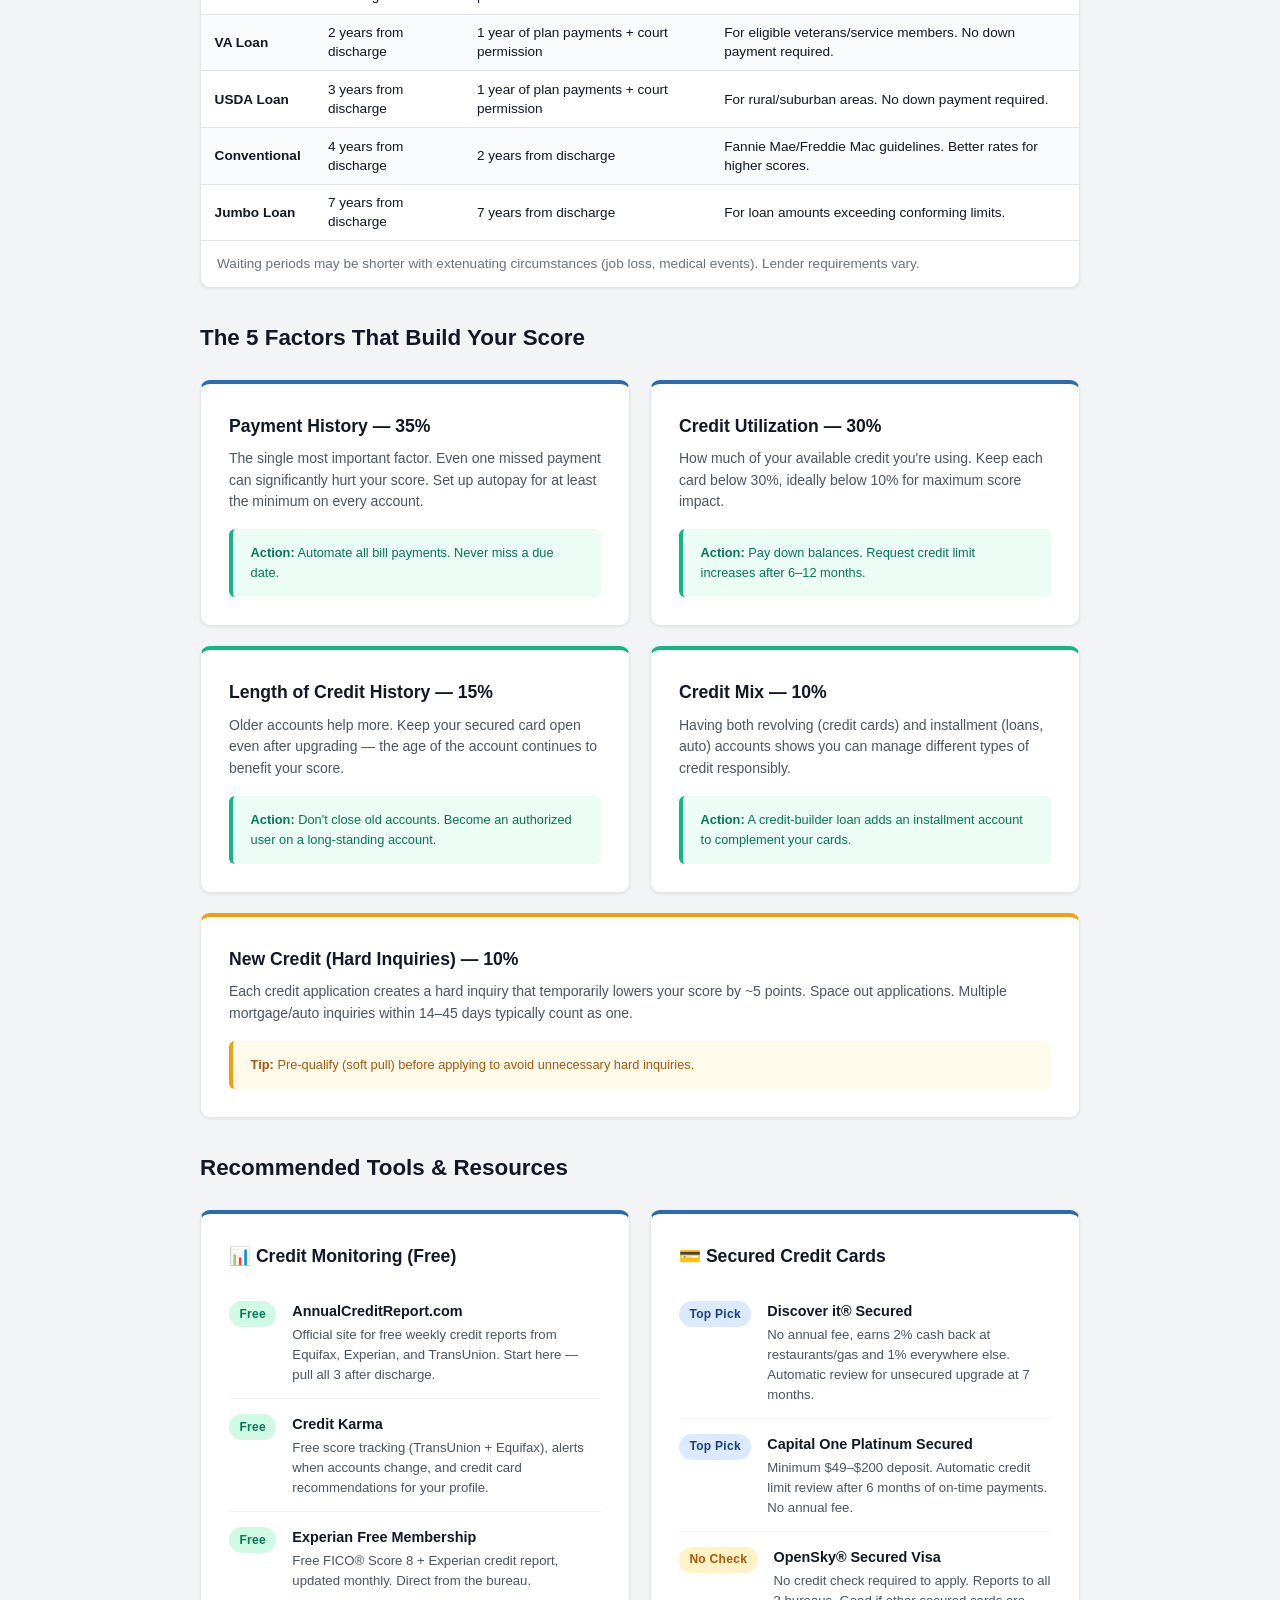
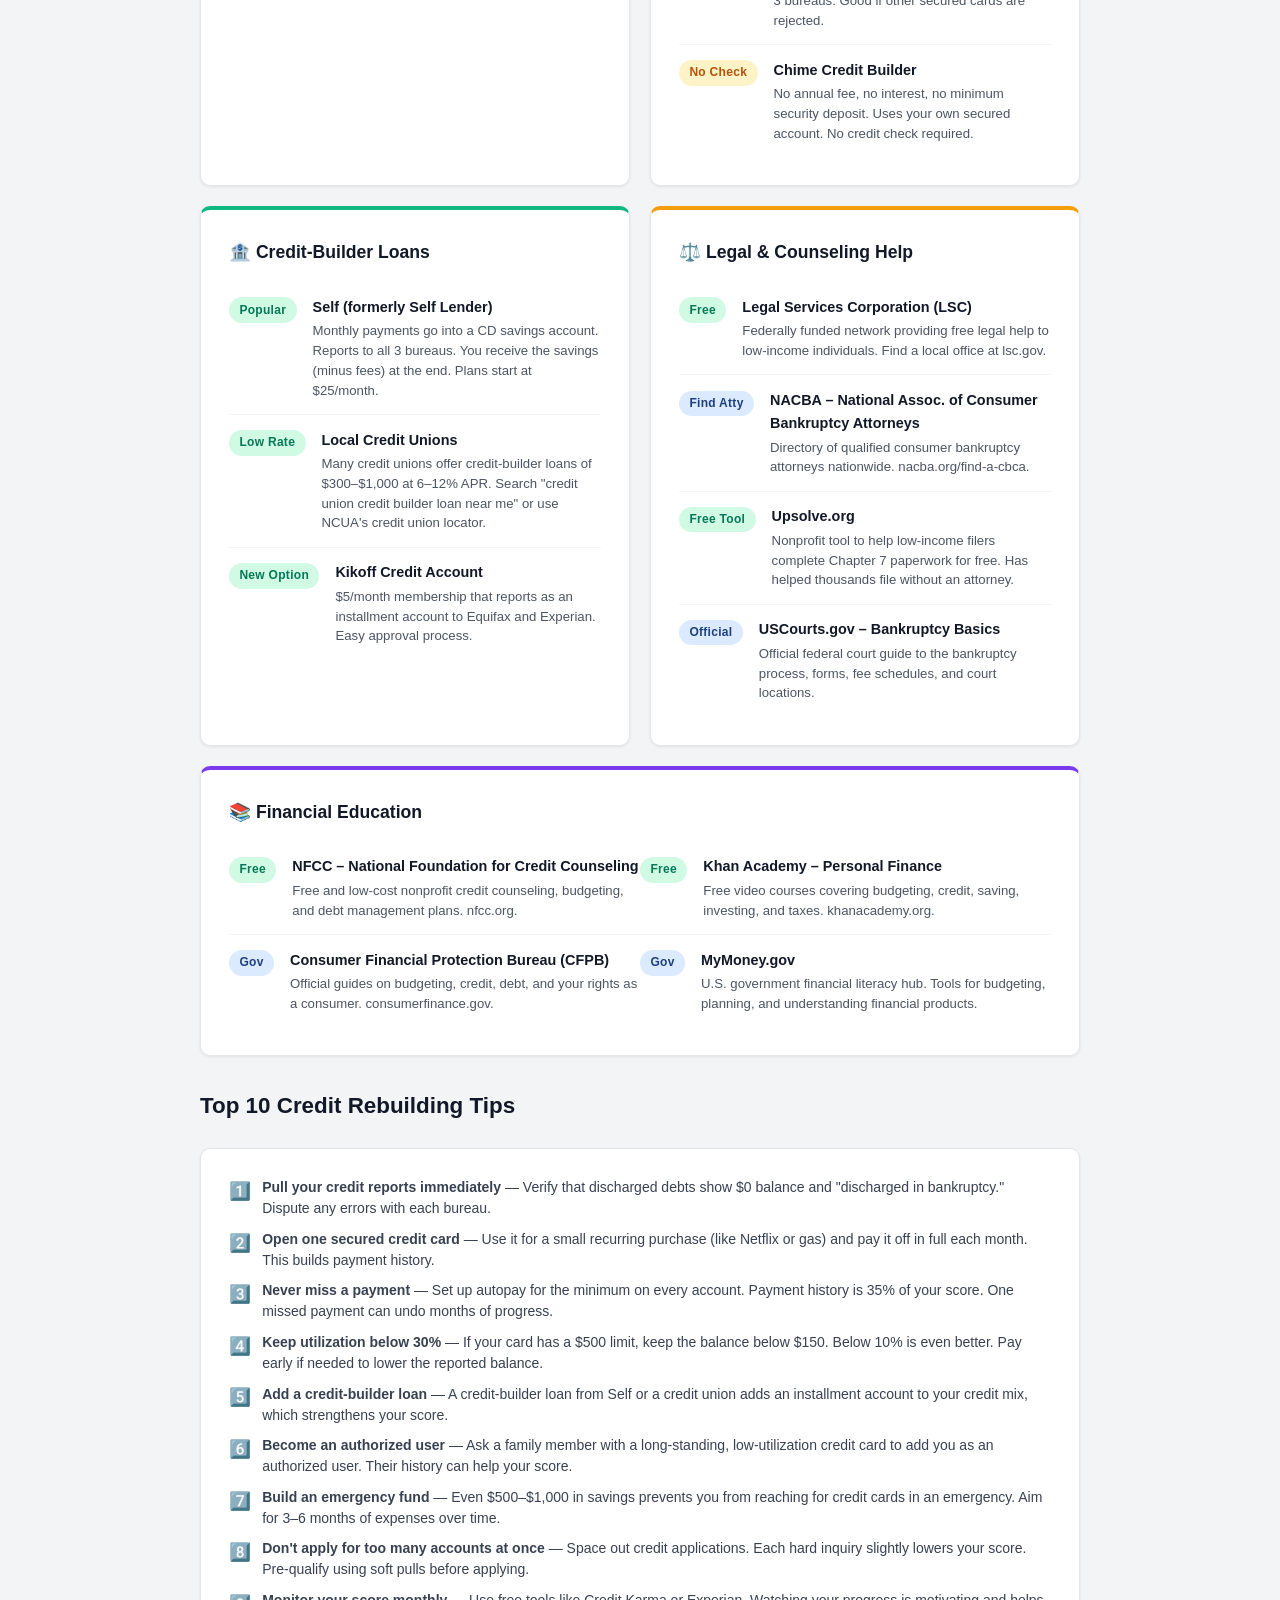
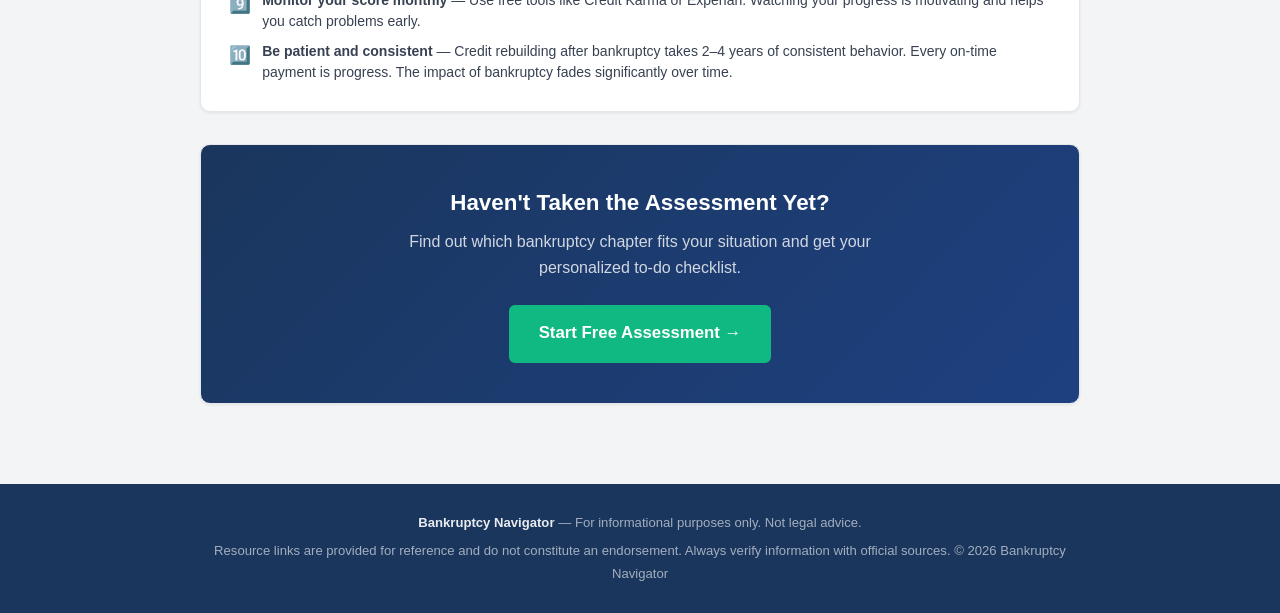
<file: docs/resources.html>
<!DOCTYPE html>
<html lang="en">
<head>
  <meta charset="UTF-8" />
  <meta name="viewport" content="width=device-width, initial-scale=1.0" />
  <title>Post-Bankruptcy Resources – Bankruptcy Navigator</title>
  <meta name="description" content="Rebuild your credit after bankruptcy. Step-by-step timeline, secured card options, credit-builder loans, and financial education resources." />
  <link rel="stylesheet" href="css/styles.css" />
  <style>
    .resource-card {
      display: flex;
      gap: 1rem;
      align-items: flex-start;
      padding: .85rem 0;
      border-bottom: 1px solid var(--gray-100);
    }
    .resource-card:last-child { border-bottom: none; }
    .resource-card-body { flex: 1; }
    .resource-card-name {
      font-weight: 700;
      font-size: .9rem;
      color: var(--gray-900);
      margin-bottom: .15rem;
    }
    .resource-card-desc {
      font-size: .825rem;
      color: var(--gray-600);
      line-height: 1.5;
    }

    .milestone-card {
      background: #fff;
      border-radius: var(--radius);
      border: 1px solid var(--gray-200);
      padding: 1.25rem 1.5rem;
      box-shadow: var(--shadow-sm);
    }
    .milestone-period {
      font-size: .75rem;
      font-weight: 700;
      text-transform: uppercase;
      letter-spacing: .5px;
      color: var(--blue-700);
      margin-bottom: .5rem;
    }
    .milestone-title {
      font-size: 1rem;
      font-weight: 700;
      color: var(--gray-900);
      margin-bottom: .5rem;
    }
    .milestone-items {
      list-style: none;
      margin: 0;
    }
    .milestone-items li {
      font-size: .85rem;
      color: var(--gray-700);
      padding: .25rem 0;
      padding-left: 1.1rem;
      position: relative;
    }
    .milestone-items li::before {
      content: '✓';
      position: absolute;
      left: 0;
      color: var(--green-500);
      font-weight: 700;
    }

    .score-guide {
      display: grid;
      grid-template-columns: repeat(5, 1fr);
      gap: 0;
      border-radius: var(--radius-sm);
      overflow: hidden;
      border: 1px solid var(--gray-200);
    }
    .score-cell {
      padding: .6rem .5rem;
      text-align: center;
      font-size: .75rem;
    }
    .score-cell .range { font-weight: 800; font-size: .85rem; }
    .score-cell .label { margin-top: .15rem; color: var(--gray-700); }

    .tip-list {
      list-style: none;
      display: flex;
      flex-direction: column;
      gap: .6rem;
    }
    .tip-list li {
      display: flex;
      gap: .7rem;
      align-items: flex-start;
      font-size: .875rem;
      color: var(--gray-700);
      line-height: 1.5;
    }
    .tip-icon {
      font-size: 1.1rem;
      flex-shrink: 0;
      margin-top: .05rem;
    }

    .mortgage-table { width: 100%; border-collapse: collapse; font-size: .85rem; }
    .mortgage-table th {
      background: var(--blue-900); color: #fff;
      padding: .55rem .85rem; text-align: left; font-weight: 600;
    }
    .mortgage-table td {
      padding: .55rem .85rem; border-bottom: 1px solid var(--gray-200); line-height: 1.4;
    }
    .mortgage-table tr:nth-child(even) td { background: var(--gray-50); }
  </style>
</head>
<body>

<!-- ── Header ─────────────────────────────────────────────── -->
<header class="site-header">
  <div class="container">
    <a href="index.html" class="site-logo">
      <svg width="26" height="26" viewBox="0 0 24 24" fill="none" stroke="currentColor" stroke-width="2.2" stroke-linecap="round" stroke-linejoin="round"><path d="M12 22s8-4 8-10V5l-8-3-8 3v7c0 6 8 10 8 10z"/></svg>
      Bankruptcy Navigator
    </a>
    <nav class="site-nav" aria-label="Main navigation">
      <a href="index.html">Home</a>
      <a href="assessment.html">Assessment</a>
      <a href="results.html">My Results</a>
      <a href="resources.html" class="active">Resources</a>
    </nav>
  </div>
</header>

<main>
<div class="container">

  <div class="section-header mt-2">
    <h1 style="font-size:1.75rem;font-weight:800">Post-Bankruptcy Resources</h1>
    <p>Your roadmap to rebuilding credit, restoring financial health, and moving forward.</p>
  </div>

  <!-- ── Credit score guide ──────────────────────────────── -->
  <div class="card mb-4">
    <div class="card-title mb-2">Understanding Your Credit Score</div>
    <div class="score-guide">
      <div class="score-cell" style="background:#fee2e2">
        <div class="range" style="color:#b91c1c">300–579</div>
        <div class="label">Poor</div>
      </div>
      <div class="score-cell" style="background:#fef3c7">
        <div class="range" style="color:#b45309">580–669</div>
        <div class="label">Fair</div>
      </div>
      <div class="score-cell" style="background:#d1fae5">
        <div class="range" style="color:#047857">670–739</div>
        <div class="label">Good</div>
      </div>
      <div class="score-cell" style="background:#bfdbfe">
        <div class="range" style="color:#1d4ed8">740–799</div>
        <div class="label">Very Good</div>
      </div>
      <div class="score-cell" style="background:#ede9fe">
        <div class="range" style="color:#6d28d9">800–850</div>
        <div class="label">Exceptional</div>
      </div>
    </div>
    <p class="text-sm text-muted mt-2">
      After discharge your score typically drops to the 500–550 range. With consistent rebuilding effort,
      most people reach the "Good" range (670+) within 2–4 years.
    </p>
  </div>

  <!-- ── Rebuilding timeline ─────────────────────────────── -->
  <div class="section-header">
    <h2>Credit Rebuilding Timeline</h2>
    <p>What to focus on and when after your discharge.</p>
  </div>

  <div style="display:grid;grid-template-columns:repeat(auto-fit,minmax(260px,1fr));gap:1.1rem;margin-bottom:2rem">

    <div class="milestone-card" style="border-top:4px solid var(--red-700)">
      <div class="milestone-period" style="color:var(--red-700)">Immediately After Discharge</div>
      <div class="milestone-title">Foundation</div>
      <ul class="milestone-items">
        <li>Pull all 3 free credit reports (AnnualCreditReport.com)</li>
        <li>Dispute any incorrect balances or status errors</li>
        <li>Open a secured credit card with low deposit</li>
        <li>Set up automatic minimum payments</li>
        <li>Create a realistic monthly budget</li>
        <li>Build a small emergency fund ($500–$1,000)</li>
      </ul>
    </div>

    <div class="milestone-card" style="border-top:4px solid var(--amber-500)">
      <div class="milestone-period" style="color:var(--amber-700)">Months 3–12</div>
      <div class="milestone-title">Steady Progress</div>
      <ul class="milestone-items">
        <li>Pay secured card in full each month</li>
        <li>Open a second secured card (if managing first well)</li>
        <li>Consider a credit-builder loan (Self, credit union)</li>
        <li>Become an authorized user on a family member's card</li>
        <li>Keep credit utilization below 30% on each card</li>
        <li>Check credit score monthly (free via Credit Karma)</li>
      </ul>
    </div>

    <div class="milestone-card" style="border-top:4px solid var(--blue-500)">
      <div class="milestone-period" style="color:var(--blue-700)">Year 1–2</div>
      <div class="milestone-title">Building Momentum</div>
      <ul class="milestone-items">
        <li>Score often reaches 580–620 range</li>
        <li>Request upgrade from secured to unsecured card</li>
        <li>Apply for a small store or gas credit card</li>
        <li>Finance a small purchase (auto loan with co-signer)</li>
        <li>Continue building emergency fund (3 months' expenses)</li>
        <li>Review credit reports quarterly for errors</li>
      </ul>
    </div>

    <div class="milestone-card" style="border-top:4px solid var(--green-500)">
      <div class="milestone-period" style="color:var(--green-700)">Year 2–4</div>
      <div class="milestone-title">Recovery</div>
      <ul class="milestone-items">
        <li>Score often reaches 650–700+ range</li>
        <li>FHA mortgage possible after 2 years (Ch.7) or 1 year (Ch.13)</li>
        <li>VA loan possible after 2 years from Ch.7 discharge</li>
        <li>Conventional mortgage eligibility improving</li>
        <li>Apply for rewards credit cards</li>
        <li>Review and adjust investment/retirement contributions</li>
      </ul>
    </div>

    <div class="milestone-card" style="border-top:4px solid #7c3aed">
      <div class="milestone-period" style="color:#7c3aed">Year 4–7+</div>
      <div class="milestone-title">Strong Financial Health</div>
      <ul class="milestone-items">
        <li>Ch.13 falls off credit report after 7 years from filing</li>
        <li>Ch.7 falls off credit report after 10 years from filing</li>
        <li>Score often reaches 700+ with consistent habits</li>
        <li>Conventional mortgage now accessible</li>
        <li>Strong credit card options available</li>
        <li>Focus on wealth building: investing, retirement, savings</li>
      </ul>
    </div>

  </div>

  <!-- ── Mortgage waiting periods ───────────────────────── -->
  <div class="section-header">
    <h2>Mortgage Waiting Periods After Bankruptcy</h2>
    <p>When you can qualify for a home loan depends on the loan type and chapter.</p>
  </div>

  <div class="card mb-4" style="padding:0;overflow:hidden">
    <div style="overflow-x:auto">
    <table class="mortgage-table">
      <thead>
        <tr>
          <th>Loan Type</th>
          <th>After Chapter 7</th>
          <th>After Chapter 13</th>
          <th>Notes</th>
        </tr>
      </thead>
      <tbody>
        <tr>
          <td><strong>FHA Loan</strong></td>
          <td>2 years from discharge</td>
          <td>1 year of plan payments + court permission</td>
          <td>Most accessible post-bankruptcy. 3.5% down with 580+ score.</td>
        </tr>
        <tr>
          <td><strong>VA Loan</strong></td>
          <td>2 years from discharge</td>
          <td>1 year of plan payments + court permission</td>
          <td>For eligible veterans/service members. No down payment required.</td>
        </tr>
        <tr>
          <td><strong>USDA Loan</strong></td>
          <td>3 years from discharge</td>
          <td>1 year of plan payments + court permission</td>
          <td>For rural/suburban areas. No down payment required.</td>
        </tr>
        <tr>
          <td><strong>Conventional</strong></td>
          <td>4 years from discharge</td>
          <td>2 years from discharge</td>
          <td>Fannie Mae/Freddie Mac guidelines. Better rates for higher scores.</td>
        </tr>
        <tr>
          <td><strong>Jumbo Loan</strong></td>
          <td>7 years from discharge</td>
          <td>7 years from discharge</td>
          <td>For loan amounts exceeding conforming limits.</td>
        </tr>
      </tbody>
    </table>
    </div>
    <p class="text-sm text-muted" style="padding:.75rem 1rem">
      Waiting periods may be shorter with extenuating circumstances (job loss, medical events). Lender requirements vary.
    </p>
  </div>

  <!-- ── Credit factors ──────────────────────────────────── -->
  <div class="section-header">
    <h2>The 5 Factors That Build Your Score</h2>
  </div>

  <div class="grid-2 mb-4">
    <div class="card card--accent">
      <div class="card-title">Payment History — 35%</div>
      <p style="font-size:.875rem;color:var(--gray-600);margin-top:.5rem;line-height:1.55">
        The single most important factor. Even one missed payment can significantly hurt your score.
        Set up autopay for at least the minimum on every account.
      </p>
      <div class="alert alert-success mt-2" style="font-size:.8rem">
        <strong>Action:</strong> Automate all bill payments. Never miss a due date.
      </div>
    </div>
    <div class="card card--accent">
      <div class="card-title">Credit Utilization — 30%</div>
      <p style="font-size:.875rem;color:var(--gray-600);margin-top:.5rem;line-height:1.55">
        How much of your available credit you're using. Keep each card below 30%, ideally below 10%
        for maximum score impact.
      </p>
      <div class="alert alert-success mt-2" style="font-size:.8rem">
        <strong>Action:</strong> Pay down balances. Request credit limit increases after 6–12 months.
      </div>
    </div>
    <div class="card card--green">
      <div class="card-title">Length of Credit History — 15%</div>
      <p style="font-size:.875rem;color:var(--gray-600);margin-top:.5rem;line-height:1.55">
        Older accounts help more. Keep your secured card open even after upgrading — the age of the
        account continues to benefit your score.
      </p>
      <div class="alert alert-success mt-2" style="font-size:.8rem">
        <strong>Action:</strong> Don't close old accounts. Become an authorized user on a long-standing account.
      </div>
    </div>
    <div class="card card--green">
      <div class="card-title">Credit Mix — 10%</div>
      <p style="font-size:.875rem;color:var(--gray-600);margin-top:.5rem;line-height:1.55">
        Having both revolving (credit cards) and installment (loans, auto) accounts shows you can manage
        different types of credit responsibly.
      </p>
      <div class="alert alert-success mt-2" style="font-size:.8rem">
        <strong>Action:</strong> A credit-builder loan adds an installment account to complement your cards.
      </div>
    </div>
    <div class="card" style="grid-column:1/-1;border-top:4px solid var(--amber-500)">
      <div class="card-title">New Credit (Hard Inquiries) — 10%</div>
      <p style="font-size:.875rem;color:var(--gray-600);margin-top:.5rem;line-height:1.55">
        Each credit application creates a hard inquiry that temporarily lowers your score by ~5 points.
        Space out applications. Multiple mortgage/auto inquiries within 14–45 days typically count as one.
      </p>
      <div class="alert alert-warning mt-2" style="font-size:.8rem">
        <strong>Tip:</strong> Pre-qualify (soft pull) before applying to avoid unnecessary hard inquiries.
      </div>
    </div>
  </div>

  <!-- ── Resources sections ──────────────────────────────── -->
  <div class="section-header">
    <h2>Recommended Tools &amp; Resources</h2>
  </div>

  <div class="grid-2">

    <!-- Credit monitoring -->
    <div class="card card--accent">
      <div class="card-title mb-2">📊 Credit Monitoring (Free)</div>
      <div>
        <div class="resource-card">
          <span class="badge badge-green" style="flex-shrink:0;margin-top:.1rem">Free</span>
          <div class="resource-card-body">
            <div class="resource-card-name">AnnualCreditReport.com</div>
            <div class="resource-card-desc">Official site for free weekly credit reports from Equifax, Experian, and TransUnion. Start here — pull all 3 after discharge.</div>
          </div>
        </div>
        <div class="resource-card">
          <span class="badge badge-green" style="flex-shrink:0;margin-top:.1rem">Free</span>
          <div class="resource-card-body">
            <div class="resource-card-name">Credit Karma</div>
            <div class="resource-card-desc">Free score tracking (TransUnion + Equifax), alerts when accounts change, and credit card recommendations for your profile.</div>
          </div>
        </div>
        <div class="resource-card">
          <span class="badge badge-green" style="flex-shrink:0;margin-top:.1rem">Free</span>
          <div class="resource-card-body">
            <div class="resource-card-name">Experian Free Membership</div>
            <div class="resource-card-desc">Free FICO® Score 8 + Experian credit report, updated monthly. Direct from the bureau.</div>
          </div>
        </div>
      </div>
    </div>

    <!-- Secured cards -->
    <div class="card card--accent">
      <div class="card-title mb-2">💳 Secured Credit Cards</div>
      <div>
        <div class="resource-card">
          <span class="badge badge-blue" style="flex-shrink:0;margin-top:.1rem">Top Pick</span>
          <div class="resource-card-body">
            <div class="resource-card-name">Discover it® Secured</div>
            <div class="resource-card-desc">No annual fee, earns 2% cash back at restaurants/gas and 1% everywhere else. Automatic review for unsecured upgrade at 7 months.</div>
          </div>
        </div>
        <div class="resource-card">
          <span class="badge badge-blue" style="flex-shrink:0;margin-top:.1rem">Top Pick</span>
          <div class="resource-card-body">
            <div class="resource-card-name">Capital One Platinum Secured</div>
            <div class="resource-card-desc">Minimum $49–$200 deposit. Automatic credit limit review after 6 months of on-time payments. No annual fee.</div>
          </div>
        </div>
        <div class="resource-card">
          <span class="badge badge-amber" style="flex-shrink:0;margin-top:.1rem">No Check</span>
          <div class="resource-card-body">
            <div class="resource-card-name">OpenSky® Secured Visa</div>
            <div class="resource-card-desc">No credit check required to apply. Reports to all 3 bureaus. Good if other secured cards are rejected.</div>
          </div>
        </div>
        <div class="resource-card">
          <span class="badge badge-amber" style="flex-shrink:0;margin-top:.1rem">No Check</span>
          <div class="resource-card-body">
            <div class="resource-card-name">Chime Credit Builder</div>
            <div class="resource-card-desc">No annual fee, no interest, no minimum security deposit. Uses your own secured account. No credit check required.</div>
          </div>
        </div>
      </div>
    </div>

    <!-- Credit builder loans -->
    <div class="card card--green">
      <div class="card-title mb-2">🏦 Credit-Builder Loans</div>
      <div>
        <div class="resource-card">
          <span class="badge badge-green" style="flex-shrink:0;margin-top:.1rem">Popular</span>
          <div class="resource-card-body">
            <div class="resource-card-name">Self (formerly Self Lender)</div>
            <div class="resource-card-desc">Monthly payments go into a CD savings account. Reports to all 3 bureaus. You receive the savings (minus fees) at the end. Plans start at $25/month.</div>
          </div>
        </div>
        <div class="resource-card">
          <span class="badge badge-green" style="flex-shrink:0;margin-top:.1rem">Low Rate</span>
          <div class="resource-card-body">
            <div class="resource-card-name">Local Credit Unions</div>
            <div class="resource-card-desc">Many credit unions offer credit-builder loans of $300–$1,000 at 6–12% APR. Search "credit union credit builder loan near me" or use NCUA's credit union locator.</div>
          </div>
        </div>
        <div class="resource-card">
          <span class="badge badge-green" style="flex-shrink:0;margin-top:.1rem">New Option</span>
          <div class="resource-card-body">
            <div class="resource-card-name">Kikoff Credit Account</div>
            <div class="resource-card-desc">$5/month membership that reports as an installment account to Equifax and Experian. Easy approval process.</div>
          </div>
        </div>
      </div>
    </div>

    <!-- Legal & counseling -->
    <div class="card card--amber">
      <div class="card-title mb-2">⚖️ Legal &amp; Counseling Help</div>
      <div>
        <div class="resource-card">
          <span class="badge badge-green" style="flex-shrink:0;margin-top:.1rem">Free</span>
          <div class="resource-card-body">
            <div class="resource-card-name">Legal Services Corporation (LSC)</div>
            <div class="resource-card-desc">Federally funded network providing free legal help to low-income individuals. Find a local office at lsc.gov.</div>
          </div>
        </div>
        <div class="resource-card">
          <span class="badge badge-blue" style="flex-shrink:0;margin-top:.1rem">Find Atty</span>
          <div class="resource-card-body">
            <div class="resource-card-name">NACBA – National Assoc. of Consumer Bankruptcy Attorneys</div>
            <div class="resource-card-desc">Directory of qualified consumer bankruptcy attorneys nationwide. nacba.org/find-a-cbca.</div>
          </div>
        </div>
        <div class="resource-card">
          <span class="badge badge-green" style="flex-shrink:0;margin-top:.1rem">Free Tool</span>
          <div class="resource-card-body">
            <div class="resource-card-name">Upsolve.org</div>
            <div class="resource-card-desc">Nonprofit tool to help low-income filers complete Chapter 7 paperwork for free. Has helped thousands file without an attorney.</div>
          </div>
        </div>
        <div class="resource-card">
          <span class="badge badge-blue" style="flex-shrink:0;margin-top:.1rem">Official</span>
          <div class="resource-card-body">
            <div class="resource-card-name">USCourts.gov – Bankruptcy Basics</div>
            <div class="resource-card-desc">Official federal court guide to the bankruptcy process, forms, fee schedules, and court locations.</div>
          </div>
        </div>
      </div>
    </div>

    <!-- Financial education -->
    <div class="card" style="grid-column:1/-1;border-top:4px solid #7c3aed">
      <div class="card-title mb-2">📚 Financial Education</div>
      <div class="grid-2" style="gap:0">
        <div>
          <div class="resource-card">
            <span class="badge badge-green" style="flex-shrink:0;margin-top:.1rem">Free</span>
            <div class="resource-card-body">
              <div class="resource-card-name">NFCC – National Foundation for Credit Counseling</div>
              <div class="resource-card-desc">Free and low-cost nonprofit credit counseling, budgeting, and debt management plans. nfcc.org.</div>
            </div>
          </div>
          <div class="resource-card">
            <span class="badge badge-blue" style="flex-shrink:0;margin-top:.1rem">Gov</span>
            <div class="resource-card-body">
              <div class="resource-card-name">Consumer Financial Protection Bureau (CFPB)</div>
              <div class="resource-card-desc">Official guides on budgeting, credit, debt, and your rights as a consumer. consumerfinance.gov.</div>
            </div>
          </div>
        </div>
        <div>
          <div class="resource-card">
            <span class="badge badge-green" style="flex-shrink:0;margin-top:.1rem">Free</span>
            <div class="resource-card-body">
              <div class="resource-card-name">Khan Academy – Personal Finance</div>
              <div class="resource-card-desc">Free video courses covering budgeting, credit, saving, investing, and taxes. khanacademy.org.</div>
            </div>
          </div>
          <div class="resource-card">
            <span class="badge badge-blue" style="flex-shrink:0;margin-top:.1rem">Gov</span>
            <div class="resource-card-body">
              <div class="resource-card-name">MyMoney.gov</div>
              <div class="resource-card-desc">U.S. government financial literacy hub. Tools for budgeting, planning, and understanding financial products.</div>
            </div>
          </div>
        </div>
      </div>
    </div>

  </div>

  <!-- ── Top 10 tips ─────────────────────────────────────── -->
  <div class="section-header mt-4">
    <h2>Top 10 Credit Rebuilding Tips</h2>
  </div>

  <div class="card mb-4">
    <ul class="tip-list">
      <li><span class="tip-icon">1️⃣</span><span><strong>Pull your credit reports immediately</strong> — Verify that discharged debts show $0 balance and "discharged in bankruptcy." Dispute any errors with each bureau.</span></li>
      <li><span class="tip-icon">2️⃣</span><span><strong>Open one secured credit card</strong> — Use it for a small recurring purchase (like Netflix or gas) and pay it off in full each month. This builds payment history.</span></li>
      <li><span class="tip-icon">3️⃣</span><span><strong>Never miss a payment</strong> — Set up autopay for the minimum on every account. Payment history is 35% of your score. One missed payment can undo months of progress.</span></li>
      <li><span class="tip-icon">4️⃣</span><span><strong>Keep utilization below 30%</strong> — If your card has a $500 limit, keep the balance below $150. Below 10% is even better. Pay early if needed to lower the reported balance.</span></li>
      <li><span class="tip-icon">5️⃣</span><span><strong>Add a credit-builder loan</strong> — A credit-builder loan from Self or a credit union adds an installment account to your credit mix, which strengthens your score.</span></li>
      <li><span class="tip-icon">6️⃣</span><span><strong>Become an authorized user</strong> — Ask a family member with a long-standing, low-utilization credit card to add you as an authorized user. Their history can help your score.</span></li>
      <li><span class="tip-icon">7️⃣</span><span><strong>Build an emergency fund</strong> — Even $500–$1,000 in savings prevents you from reaching for credit cards in an emergency. Aim for 3–6 months of expenses over time.</span></li>
      <li><span class="tip-icon">8️⃣</span><span><strong>Don't apply for too many accounts at once</strong> — Space out credit applications. Each hard inquiry slightly lowers your score. Pre-qualify using soft pulls before applying.</span></li>
      <li><span class="tip-icon">9️⃣</span><span><strong>Monitor your score monthly</strong> — Use free tools like Credit Karma or Experian. Watching your progress is motivating and helps you catch problems early.</span></li>
      <li><span class="tip-icon">🔟</span><span><strong>Be patient and consistent</strong> — Credit rebuilding after bankruptcy takes 2–4 years of consistent behavior. Every on-time payment is progress. The impact of bankruptcy fades significantly over time.</span></li>
    </ul>
  </div>

  <!-- ── CTA ─────────────────────────────────────────────── -->
  <div class="card" style="background:linear-gradient(135deg,var(--blue-900),#1e4080);color:#fff;text-align:center;padding:2.5rem 1.5rem;margin-bottom:2rem">
    <h2 style="font-size:1.4rem;font-weight:800;margin-bottom:.5rem">Haven't Taken the Assessment Yet?</h2>
    <p style="color:rgba(255,255,255,.8);margin-bottom:1.5rem;max-width:480px;margin-left:auto;margin-right:auto">
      Find out which bankruptcy chapter fits your situation and get your personalized to-do checklist.
    </p>
    <a href="assessment.html" class="btn btn-success btn-lg">Start Free Assessment →</a>
  </div>

</div>
</main>

<!-- ── Footer ─────────────────────────────────────────────── -->
<footer class="site-footer">
  <div class="container">
    <p><strong>Bankruptcy Navigator</strong> — For informational purposes only. Not legal advice.</p>
    <p style="margin-top:.4rem">
      Resource links are provided for reference and do not constitute an endorsement.
      Always verify information with official sources. &copy; 2026 Bankruptcy Navigator
    </p>
  </div>
</footer>

</body>
</html>
</file>
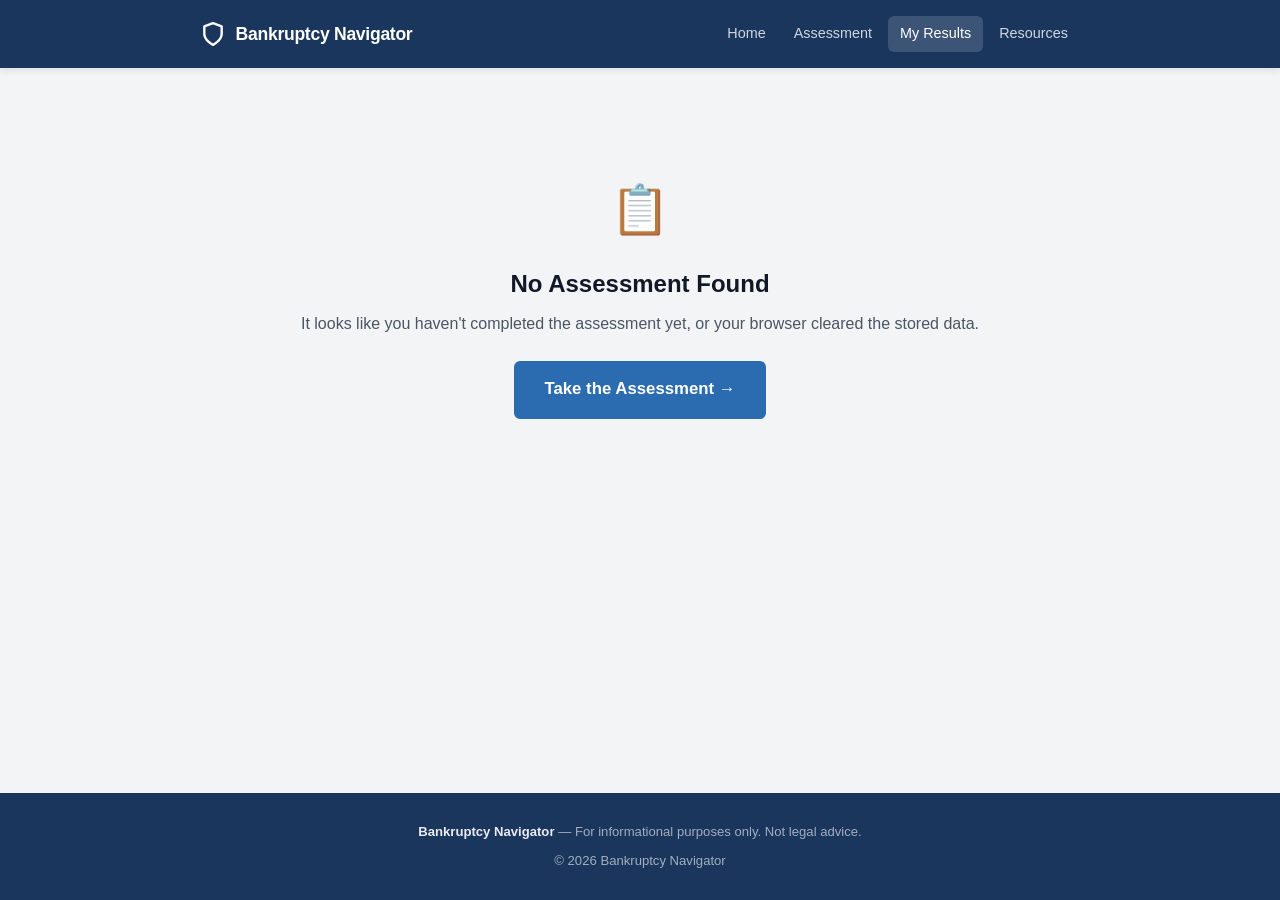
<file: docs/results.html>
<!DOCTYPE html>
<html lang="en">
<head>
  <meta charset="UTF-8" />
  <meta name="viewport" content="width=device-width, initial-scale=1.0" />
  <title>Your Results – Bankruptcy Navigator</title>
  <meta name="description" content="Your personalized bankruptcy chapter recommendation and step-by-step to-do checklist." />
  <link rel="stylesheet" href="css/styles.css" />
  <style>
    .section-card {
      background: #fff;
      border-radius: var(--radius);
      border: 1px solid var(--gray-200);
      box-shadow: var(--shadow-sm);
      margin-bottom: 1.75rem;
      overflow: hidden;
    }
    .section-card-header {
      background: var(--gray-50);
      padding: .85rem 1.5rem;
      border-bottom: 1px solid var(--gray-200);
      font-weight: 700;
      font-size: 1rem;
      color: var(--gray-800);
      display: flex;
      align-items: center;
      gap: .6rem;
    }
    .section-card-body { padding: 1.5rem; }

    .todo-progress-bar {
      background: var(--gray-200);
      border-radius: 99px;
      height: 8px;
      overflow: hidden;
      margin: .5rem 0;
    }
    .todo-progress-fill {
      height: 100%;
      background: var(--green-500);
      border-radius: 99px;
      transition: width .4s ease;
    }

    @media (max-width: 600px) {
      .section-card-body { padding: 1rem; }
    }
  </style>
</head>
<body>

<!-- ── Header ─────────────────────────────────────────────── -->
<header class="site-header">
  <div class="container">
    <a href="index.html" class="site-logo">
      <svg width="26" height="26" viewBox="0 0 24 24" fill="none" stroke="currentColor" stroke-width="2.2" stroke-linecap="round" stroke-linejoin="round"><path d="M12 22s8-4 8-10V5l-8-3-8 3v7c0 6 8 10 8 10z"/></svg>
      Bankruptcy Navigator
    </a>
    <nav class="site-nav" aria-label="Main navigation">
      <a href="index.html">Home</a>
      <a href="assessment.html">Assessment</a>
      <a href="results.html" class="active">My Results</a>
      <a href="resources.html">Resources</a>
    </nav>
  </div>
</header>

<main>
<div class="container">

  <!-- No data message (hidden by default) -->
  <div id="no-data-msg" hidden style="text-align:center;padding:4rem 1rem">
    <div style="font-size:3rem;margin-bottom:1rem">📋</div>
    <h2 style="margin-bottom:.5rem">No Assessment Found</h2>
    <p style="color:var(--gray-600);margin-bottom:1.5rem">
      It looks like you haven't completed the assessment yet, or your browser cleared the stored data.
    </p>
    <a href="assessment.html" class="btn btn-primary btn-lg">Take the Assessment →</a>
  </div>

  <!-- Results content -->
  <div id="results-content">

    <!-- Top action bar -->
    <div class="flex justify-between items-center flex-wrap gap-1 mt-2 mb-3 no-print">
      <div>
        <h1 style="font-size:1.4rem;font-weight:800">Your Bankruptcy Assessment Results</h1>
        <p class="text-sm text-muted">Based on the information you provided. Not legal advice.</p>
      </div>
      <div class="flex gap-1 flex-wrap">
        <button id="print-btn" class="btn btn-ghost btn-sm">🖨 Print / Save PDF</button>
        <a href="assessment.html" class="btn btn-outline btn-sm">← Retake Assessment</a>
      </div>
    </div>

    <div class="disclaimer mb-3">
      <strong>Reminder:</strong> This recommendation is based on simplified rules and the information you entered.
      It is educational only and not legal advice. Verify your eligibility and options with a licensed bankruptcy attorney.
    </div>

    <!-- ── Recommendation hero ───────────────────────────── -->
    <div id="result-hero" class="result-hero"></div>

    <!-- ── Key financial numbers ─────────────────────────── -->
    <div class="section-card">
      <div class="section-card-header">📊 Your Financial Snapshot</div>
      <div class="section-card-body">
        <div id="key-numbers" class="grid-3"></div>
      </div>
    </div>

    <!-- ── Why this chapter ───────────────────────────────── -->
    <div class="section-card">
      <div class="section-card-header">✅ Why This Recommendation</div>
      <div class="section-card-body">
        <ul id="reasons-list" class="checklist"></ul>
      </div>
    </div>

    <!-- ── Concerns / Flags ───────────────────────────────── -->
    <div class="section-card" id="concerns-wrap">
      <div class="section-card-header" style="background:var(--amber-50);color:var(--amber-700)">
        ⚠️ Important Considerations for Your Situation
      </div>
      <div class="section-card-body">
        <ul id="concerns-list" style="list-style:none"></ul>
      </div>
    </div>

    <!-- ── Chapter details ────────────────────────────────── -->
    <div class="section-card">
      <div class="section-card-header">📘 About Your Recommended Chapter</div>
      <div class="section-card-body">
        <div id="chapter-details"></div>
      </div>
    </div>

    <!-- ── To-do checklist ────────────────────────────────── -->
    <div class="section-card">
      <div class="section-card-header">✅ Your Personal To-Do Checklist</div>
      <div class="section-card-body">
        <!-- Progress -->
        <div style="background:var(--green-50);border-radius:var(--radius-sm);padding:1rem 1.25rem;margin-bottom:1.5rem;border:1px solid var(--green-100)">
          <div class="flex justify-between items-center mb-1">
            <span style="font-weight:700;font-size:.9rem;color:var(--green-700)">Your Progress</span>
            <span id="todo-pct" style="font-size:.85rem;color:var(--green-700);font-weight:600">0 / 0 completed</span>
          </div>
          <div class="todo-progress-bar">
            <div class="todo-progress-fill" id="todo-bar" style="width:0%"></div>
          </div>
          <div style="font-size:.75rem;color:var(--gray-500);margin-top:.35rem">
            Check off each task as you complete it. Progress is saved in your browser.
          </div>
        </div>

        <div id="checklist-wrap"></div>
      </div>
    </div>

    <!-- ── Chapter comparison table ──────────────────────── -->
    <div class="section-card">
      <div class="section-card-header">⚖️ Chapter Comparison</div>
      <div class="section-card-body">
        <div id="compare-table-wrap"></div>
      </div>
    </div>

    <!-- ── Next steps CTA ─────────────────────────────────── -->
    <div class="card" style="background:linear-gradient(135deg,var(--blue-900),#1e4080);color:#fff;text-align:center;padding:2.5rem 1.5rem;margin-bottom:2rem">
      <h2 style="font-size:1.4rem;font-weight:800;margin-bottom:.5rem">Next Steps</h2>
      <p style="color:rgba(255,255,255,.8);margin-bottom:1.5rem;max-width:480px;margin-left:auto;margin-right:auto">
        This tool gives you direction — but a licensed bankruptcy attorney will guide you through the specifics of your case.
      </p>
      <div class="flex gap-1 justify-between flex-wrap" style="justify-content:center">
        <a href="resources.html" class="btn btn-success">
          🌱 Credit Rebuilding Resources
        </a>
        <a href="https://www.nacba.org/" target="_blank" rel="noopener" class="btn btn-outline" style="color:#fff;border-color:rgba(255,255,255,.5)">
          Find a Bankruptcy Attorney ↗
        </a>
      </div>
    </div>

  </div><!-- /results-content -->

</div>
</main>

<!-- ── Footer ─────────────────────────────────────────────── -->
<footer class="site-footer">
  <div class="container">
    <p><strong>Bankruptcy Navigator</strong> — For informational purposes only. Not legal advice.</p>
    <p style="margin-top:.4rem">&copy; 2026 Bankruptcy Navigator</p>
  </div>
</footer>

<script src="js/data.js"></script>
<script src="js/engine.js"></script>
<script src="js/results.js"></script>
</body>
</html>
</file>
<file: docs/css/styles.css>
/* ============================================================
   Bankruptcy Navigator – Shared Stylesheet
   ============================================================ */

*, *::before, *::after { box-sizing: border-box; margin: 0; padding: 0; }

:root {
  --blue-900: #1a365d;
  --blue-800: #1e4080;
  --blue-700: #2b6cb0;
  --blue-500: #3b82f6;
  --blue-100: #dbeafe;
  --blue-50:  #eff6ff;

  --green-700: #047857;
  --green-500: #10b981;
  --green-100: #d1fae5;
  --green-50:  #ecfdf5;

  --amber-700: #b45309;
  --amber-500: #f59e0b;
  --amber-100: #fef3c7;
  --amber-50:  #fffbeb;

  --red-700:   #b91c1c;
  --red-100:   #fee2e2;

  --gray-900: #111827;
  --gray-700: #374151;
  --gray-600: #4b5563;
  --gray-500: #6b7280;
  --gray-400: #9ca3af;
  --gray-200: #e5e7eb;
  --gray-100: #f3f4f6;
  --gray-50:  #f9fafb;

  --radius-sm: 6px;
  --radius:    10px;
  --radius-lg: 16px;
  --shadow-sm: 0 1px 3px rgba(0,0,0,.08);
  --shadow:    0 2px 8px rgba(0,0,0,.10);
  --shadow-md: 0 4px 20px rgba(0,0,0,.13);
}

/* ── Base ───────────────────────────────────────────────── */
html { scroll-behavior: smooth; }

body {
  font-family: -apple-system, BlinkMacSystemFont, "Segoe UI", Roboto,
               Helvetica, Arial, sans-serif;
  background: var(--gray-100);
  color: var(--gray-900);
  min-height: 100vh;
  display: flex;
  flex-direction: column;
  line-height: 1.6;
}

a { color: var(--blue-700); text-decoration: none; }
a:hover { text-decoration: underline; }

img { max-width: 100%; }

/* ── Layout ─────────────────────────────────────────────── */
.container {
  max-width: 920px;
  margin: 0 auto;
  padding: 0 1.25rem;
  width: 100%;
}

.container--wide {
  max-width: 1100px;
}

main {
  flex: 1;
  padding: 2.5rem 0 3rem;
}

/* ── Header ─────────────────────────────────────────────── */
.site-header {
  background: var(--blue-900);
  color: #fff;
  padding: 1rem 0;
  position: sticky;
  top: 0;
  z-index: 100;
  box-shadow: var(--shadow);
}

.site-header .container {
  display: flex;
  align-items: center;
  justify-content: space-between;
  gap: 1rem;
}

.site-logo {
  display: flex;
  align-items: center;
  gap: 0.6rem;
  color: #fff;
  font-size: 1.1rem;
  font-weight: 700;
  letter-spacing: -0.3px;
  text-decoration: none;
}

.site-logo svg { flex-shrink: 0; }

.site-nav { display: flex; gap: 0.25rem; }

.site-nav a {
  color: rgba(255,255,255,.8);
  font-size: 0.9rem;
  font-weight: 500;
  padding: 0.4rem 0.75rem;
  border-radius: var(--radius-sm);
  transition: background .15s, color .15s;
  text-decoration: none;
}

.site-nav a:hover,
.site-nav a.active {
  background: rgba(255,255,255,.15);
  color: #fff;
}

/* ── Footer ─────────────────────────────────────────────── */
.site-footer {
  background: var(--blue-900);
  color: rgba(255,255,255,.6);
  padding: 1.75rem 0;
  font-size: 0.82rem;
  text-align: center;
  line-height: 1.7;
}

.site-footer a { color: rgba(255,255,255,.8); }
.site-footer strong { color: rgba(255,255,255,.9); }

/* ── Buttons ────────────────────────────────────────────── */
.btn {
  display: inline-flex;
  align-items: center;
  gap: 0.45rem;
  padding: 0.65rem 1.35rem;
  border-radius: var(--radius-sm);
  font-size: 0.95rem;
  font-weight: 600;
  cursor: pointer;
  border: 2px solid transparent;
  transition: background .15s, transform .1s, box-shadow .15s;
  text-decoration: none;
}

.btn:hover { transform: translateY(-1px); box-shadow: var(--shadow); text-decoration: none; }
.btn:active { transform: translateY(0); }

.btn-primary {
  background: var(--blue-700);
  color: #fff;
  border-color: var(--blue-700);
}
.btn-primary:hover { background: var(--blue-800); border-color: var(--blue-800); }

.btn-success {
  background: var(--green-500);
  color: #fff;
  border-color: var(--green-500);
}
.btn-success:hover { background: var(--green-700); border-color: var(--green-700); }

.btn-outline {
  background: transparent;
  color: var(--blue-700);
  border-color: var(--blue-700);
}
.btn-outline:hover { background: var(--blue-50); }

.btn-ghost {
  background: transparent;
  color: var(--gray-600);
  border-color: var(--gray-200);
}
.btn-ghost:hover { background: var(--gray-100); }

.btn-lg {
  padding: 0.85rem 1.75rem;
  font-size: 1.05rem;
}

.btn-sm {
  padding: 0.4rem 0.9rem;
  font-size: 0.85rem;
}

/* ── Cards ──────────────────────────────────────────────── */
.card {
  background: #fff;
  border-radius: var(--radius);
  padding: 1.75rem;
  box-shadow: var(--shadow-sm);
  border: 1px solid var(--gray-200);
}

.card--accent {
  border-top: 4px solid var(--blue-700);
}

.card--green  { border-top: 4px solid var(--green-500); }
.card--amber  { border-top: 4px solid var(--amber-500); }
.card--red    { border-top: 4px solid #ef4444; }

.card-title {
  font-size: 1.1rem;
  font-weight: 700;
  color: var(--gray-900);
  margin-bottom: 0.5rem;
}

.card-subtitle {
  font-size: 0.875rem;
  color: var(--gray-500);
  margin-bottom: 1rem;
}

/* ── Badges ─────────────────────────────────────────────── */
.badge {
  display: inline-block;
  padding: 0.2rem 0.65rem;
  border-radius: 99px;
  font-size: 0.75rem;
  font-weight: 600;
  letter-spacing: 0.3px;
}

.badge-blue   { background: var(--blue-100);  color: var(--blue-800); }
.badge-green  { background: var(--green-100); color: var(--green-700); }
.badge-amber  { background: var(--amber-100); color: var(--amber-700); }
.badge-red    { background: var(--red-100);   color: var(--red-700); }

/* ── Alert ──────────────────────────────────────────────── */
.alert {
  padding: 0.9rem 1.1rem;
  border-radius: var(--radius-sm);
  font-size: 0.9rem;
  border-left: 4px solid;
  line-height: 1.55;
}

.alert-info    { background: var(--blue-50);  border-color: var(--blue-500);  color: var(--blue-800); }
.alert-success { background: var(--green-50); border-color: var(--green-500); color: var(--green-700); }
.alert-warning { background: var(--amber-50); border-color: var(--amber-500); color: var(--amber-700); }

/* ── Forms ──────────────────────────────────────────────── */
.form-group { margin-bottom: 1.25rem; }

.form-group label {
  display: block;
  font-size: 0.875rem;
  font-weight: 600;
  color: var(--gray-700);
  margin-bottom: 0.4rem;
}

.form-hint {
  font-size: 0.78rem;
  color: var(--gray-500);
  margin-top: 0.25rem;
}

.form-control {
  width: 100%;
  padding: 0.6rem 0.85rem;
  border: 1.5px solid var(--gray-200);
  border-radius: var(--radius-sm);
  font-size: 0.95rem;
  color: var(--gray-900);
  background: #fff;
  transition: border-color .15s, box-shadow .15s;
  appearance: none;
}

.form-control:focus {
  outline: none;
  border-color: var(--blue-500);
  box-shadow: 0 0 0 3px rgba(59,130,246,.15);
}

.form-control.error {
  border-color: #ef4444;
}

select.form-control {
  background-image: url("data:image/svg+xml,%3Csvg xmlns='http://www.w3.org/2000/svg' width='16' height='16' viewBox='0 0 24 24' fill='none' stroke='%236b7280' stroke-width='2'%3E%3Cpolyline points='6 9 12 15 18 9'/%3E%3C/svg%3E");
  background-repeat: no-repeat;
  background-position: right 0.75rem center;
  padding-right: 2.25rem;
}

.input-prefix {
  position: relative;
}
.input-prefix span {
  position: absolute;
  left: 0.75rem;
  top: 50%;
  transform: translateY(-50%);
  color: var(--gray-500);
  font-size: 0.95rem;
  pointer-events: none;
}
.input-prefix .form-control { padding-left: 1.75rem; }

.radio-group, .checkbox-group {
  display: flex;
  flex-direction: column;
  gap: 0.6rem;
}

.radio-option, .checkbox-option {
  display: flex;
  align-items: center;
  gap: 0.6rem;
  cursor: pointer;
  font-size: 0.9rem;
  color: var(--gray-700);
}

.radio-option input, .checkbox-option input {
  width: 1.1rem;
  height: 1.1rem;
  accent-color: var(--blue-700);
  cursor: pointer;
  flex-shrink: 0;
}

.form-grid {
  display: grid;
  grid-template-columns: 1fr 1fr;
  gap: 1rem;
}

@media (max-width: 540px) {
  .form-grid { grid-template-columns: 1fr; }
}

.error-msg {
  font-size: 0.78rem;
  color: var(--red-700);
  margin-top: 0.3rem;
  display: none;
}

.error-msg.visible { display: block; }

/* ── Progress Bar ───────────────────────────────────────── */
.progress-bar-wrap {
  background: var(--gray-200);
  border-radius: 99px;
  height: 6px;
  overflow: hidden;
}

.progress-bar-fill {
  height: 100%;
  background: var(--blue-700);
  border-radius: 99px;
  transition: width 0.4s ease;
}

.step-indicator {
  display: flex;
  align-items: center;
  justify-content: center;
  gap: 0;
  margin-bottom: 1.5rem;
  position: relative;
}

.step-indicator::before {
  content: '';
  position: absolute;
  top: 50%;
  left: 10%;
  right: 10%;
  height: 2px;
  background: var(--gray-200);
  transform: translateY(-50%);
  z-index: 0;
}

.step-dot {
  width: 2.2rem;
  height: 2.2rem;
  border-radius: 50%;
  background: var(--gray-200);
  color: var(--gray-500);
  display: flex;
  align-items: center;
  justify-content: center;
  font-size: 0.8rem;
  font-weight: 700;
  position: relative;
  z-index: 1;
  transition: background .3s, color .3s;
  flex-shrink: 0;
  margin: 0 0.5rem;
}

.step-dot.active {
  background: var(--blue-700);
  color: #fff;
}

.step-dot.done {
  background: var(--green-500);
  color: #fff;
}

/* ── Checklist ──────────────────────────────────────────── */
.checklist { list-style: none; }

.checklist-item {
  display: flex;
  align-items: flex-start;
  gap: 0.75rem;
  padding: 0.75rem 0;
  border-bottom: 1px solid var(--gray-100);
}

.checklist-item:last-child { border-bottom: none; }

.checklist-item input[type="checkbox"] {
  width: 1.2rem;
  height: 1.2rem;
  accent-color: var(--green-500);
  cursor: pointer;
  flex-shrink: 0;
  margin-top: 0.15rem;
}

.checklist-item label {
  font-size: 0.9rem;
  color: var(--gray-700);
  cursor: pointer;
  line-height: 1.5;
  flex: 1;
}

.checklist-item.done label {
  text-decoration: line-through;
  color: var(--gray-400);
}

.checklist-item .task-note {
  font-size: 0.78rem;
  color: var(--gray-500);
  display: block;
  margin-top: 0.2rem;
}

/* ── Section headers ────────────────────────────────────── */
.section-header {
  margin-bottom: 1.5rem;
}

.section-header h2 {
  font-size: 1.4rem;
  font-weight: 700;
  color: var(--gray-900);
}

.section-header p {
  color: var(--gray-600);
  margin-top: 0.35rem;
  font-size: 0.95rem;
}

/* ── Hero ───────────────────────────────────────────────── */
.hero {
  background: linear-gradient(135deg, var(--blue-900) 0%, #1e4080 60%, #1a5276 100%);
  color: #fff;
  padding: 4rem 0 3.5rem;
  text-align: center;
}

.hero h1 {
  font-size: clamp(1.75rem, 4vw, 2.75rem);
  font-weight: 800;
  line-height: 1.2;
  letter-spacing: -0.5px;
  margin-bottom: 1rem;
}

.hero p {
  font-size: clamp(1rem, 2vw, 1.2rem);
  color: rgba(255,255,255,.8);
  max-width: 620px;
  margin: 0 auto 2rem;
  line-height: 1.6;
}

.hero-cta {
  display: flex;
  gap: 1rem;
  justify-content: center;
  flex-wrap: wrap;
}

.hero-badge {
  display: inline-block;
  background: rgba(255,255,255,.15);
  color: rgba(255,255,255,.9);
  font-size: 0.78rem;
  font-weight: 600;
  padding: 0.3rem 0.75rem;
  border-radius: 99px;
  margin-bottom: 1rem;
  letter-spacing: 0.5px;
  text-transform: uppercase;
}

/* ── Grid utilities ─────────────────────────────────────── */
.grid-2 { display: grid; grid-template-columns: 1fr 1fr; gap: 1.25rem; }
.grid-3 { display: grid; grid-template-columns: repeat(3,1fr); gap: 1.25rem; }
.grid-auto { display: grid; grid-template-columns: repeat(auto-fit,minmax(260px,1fr)); gap: 1.25rem; }

@media (max-width: 680px) {
  .grid-2 { grid-template-columns: 1fr; }
  .grid-3 { grid-template-columns: 1fr; }
}

/* ── Chapter comparison table ───────────────────────────── */
.compare-table {
  width: 100%;
  border-collapse: collapse;
  font-size: 0.875rem;
}

.compare-table th {
  background: var(--blue-900);
  color: #fff;
  padding: 0.65rem 0.85rem;
  text-align: left;
  font-weight: 600;
}

.compare-table th:first-child { border-radius: var(--radius-sm) 0 0 0; }
.compare-table th:last-child  { border-radius: 0 var(--radius-sm) 0 0; }

.compare-table td {
  padding: 0.6rem 0.85rem;
  border-bottom: 1px solid var(--gray-200);
  vertical-align: top;
  line-height: 1.5;
}

.compare-table tr:nth-child(even) td { background: var(--gray-50); }
.compare-table tr:hover td { background: var(--blue-50); }

.compare-table td.label-col {
  font-weight: 600;
  color: var(--gray-700);
  white-space: nowrap;
}

.check { color: var(--green-500); font-weight: 700; }
.cross { color: var(--red-700);   font-weight: 700; }

/* ── Timeline ───────────────────────────────────────────── */
.timeline { list-style: none; position: relative; }

.timeline::before {
  content: '';
  position: absolute;
  left: 0.9rem;
  top: 0;
  bottom: 0;
  width: 2px;
  background: var(--gray-200);
}

.timeline-item {
  position: relative;
  padding-left: 2.75rem;
  padding-bottom: 1.5rem;
}

.timeline-item:last-child { padding-bottom: 0; }

.timeline-dot {
  position: absolute;
  left: 0;
  top: 0.15rem;
  width: 1.8rem;
  height: 1.8rem;
  border-radius: 50%;
  background: var(--blue-700);
  color: #fff;
  font-size: 0.72rem;
  font-weight: 700;
  display: flex;
  align-items: center;
  justify-content: center;
}

.timeline-title {
  font-weight: 700;
  font-size: 0.95rem;
  color: var(--gray-900);
  margin-bottom: 0.25rem;
}

.timeline-body {
  font-size: 0.875rem;
  color: var(--gray-600);
  line-height: 1.55;
}

/* ── Recommendation result box ──────────────────────────── */
.result-hero {
  background: linear-gradient(135deg, var(--blue-900), #1e4080);
  color: #fff;
  border-radius: var(--radius-lg);
  padding: 2.5rem 2rem;
  text-align: center;
  margin-bottom: 2rem;
}

.result-chapter-label {
  font-size: 0.85rem;
  font-weight: 600;
  text-transform: uppercase;
  letter-spacing: 1px;
  color: rgba(255,255,255,.7);
  margin-bottom: 0.5rem;
}

.result-chapter-name {
  font-size: clamp(1.6rem, 3vw, 2.4rem);
  font-weight: 800;
  margin-bottom: 0.75rem;
}

.result-chapter-name span {
  color: #93c5fd;
}

.result-summary {
  font-size: 1rem;
  color: rgba(255,255,255,.85);
  max-width: 560px;
  margin: 0 auto 1.5rem;
  line-height: 1.6;
}

.result-tags {
  display: flex;
  flex-wrap: wrap;
  gap: 0.5rem;
  justify-content: center;
}

.result-tag {
  background: rgba(255,255,255,.15);
  color: rgba(255,255,255,.9);
  font-size: 0.8rem;
  font-weight: 500;
  padding: 0.3rem 0.75rem;
  border-radius: 99px;
}

/* ── Progress circles ───────────────────────────────────── */
.progress-ring { display: inline-block; position: relative; }
.progress-ring svg { transform: rotate(-90deg); }
.progress-ring-text {
  position: absolute;
  top: 50%; left: 50%;
  transform: translate(-50%,-50%);
  font-size: 0.75rem;
  font-weight: 700;
  color: var(--gray-700);
}

/* ── Misc helpers ───────────────────────────────────────── */
.text-muted  { color: var(--gray-500); }
.text-sm     { font-size: 0.85rem; }
.text-center { text-align: center; }
.text-right  { text-align: right; }
.mt-1  { margin-top: 0.5rem; }
.mt-2  { margin-top: 1rem; }
.mt-3  { margin-top: 1.5rem; }
.mt-4  { margin-top: 2rem; }
.mb-1  { margin-bottom: 0.5rem; }
.mb-2  { margin-bottom: 1rem; }
.mb-3  { margin-bottom: 1.5rem; }
.mb-4  { margin-bottom: 2rem; }
.gap-1 { gap: 0.5rem; }
.flex  { display: flex; }
.flex-col { flex-direction: column; }
.items-center { align-items: center; }
.justify-between { justify-content: space-between; }
.flex-wrap { flex-wrap: wrap; }

.divider {
  border: none;
  border-top: 1px solid var(--gray-200);
  margin: 1.5rem 0;
}

.visually-hidden {
  position: absolute; width: 1px; height: 1px;
  overflow: hidden; clip: rect(0,0,0,0); white-space: nowrap;
}

/* ── Disclaimer ─────────────────────────────────────────── */
.disclaimer {
  background: var(--amber-50);
  border: 1px solid var(--amber-100);
  border-left: 4px solid var(--amber-500);
  border-radius: var(--radius-sm);
  padding: 0.85rem 1rem;
  font-size: 0.8rem;
  color: var(--amber-700);
  line-height: 1.55;
}

/* ── Mobile nav toggle ──────────────────────────────────── */
@media (max-width: 540px) {
  .site-nav { display: none; }
  .site-nav.open { display: flex; flex-direction: column; position: absolute; top: 100%; left: 0; right: 0; background: var(--blue-900); padding: 0.75rem 1.25rem; }
}

/* ── Print ──────────────────────────────────────────────── */
@media print {
  .site-header, .site-footer, .btn, .no-print { display: none !important; }
  body { background: #fff; }
  .card { box-shadow: none; border: 1px solid #ccc; }
}
</file>
